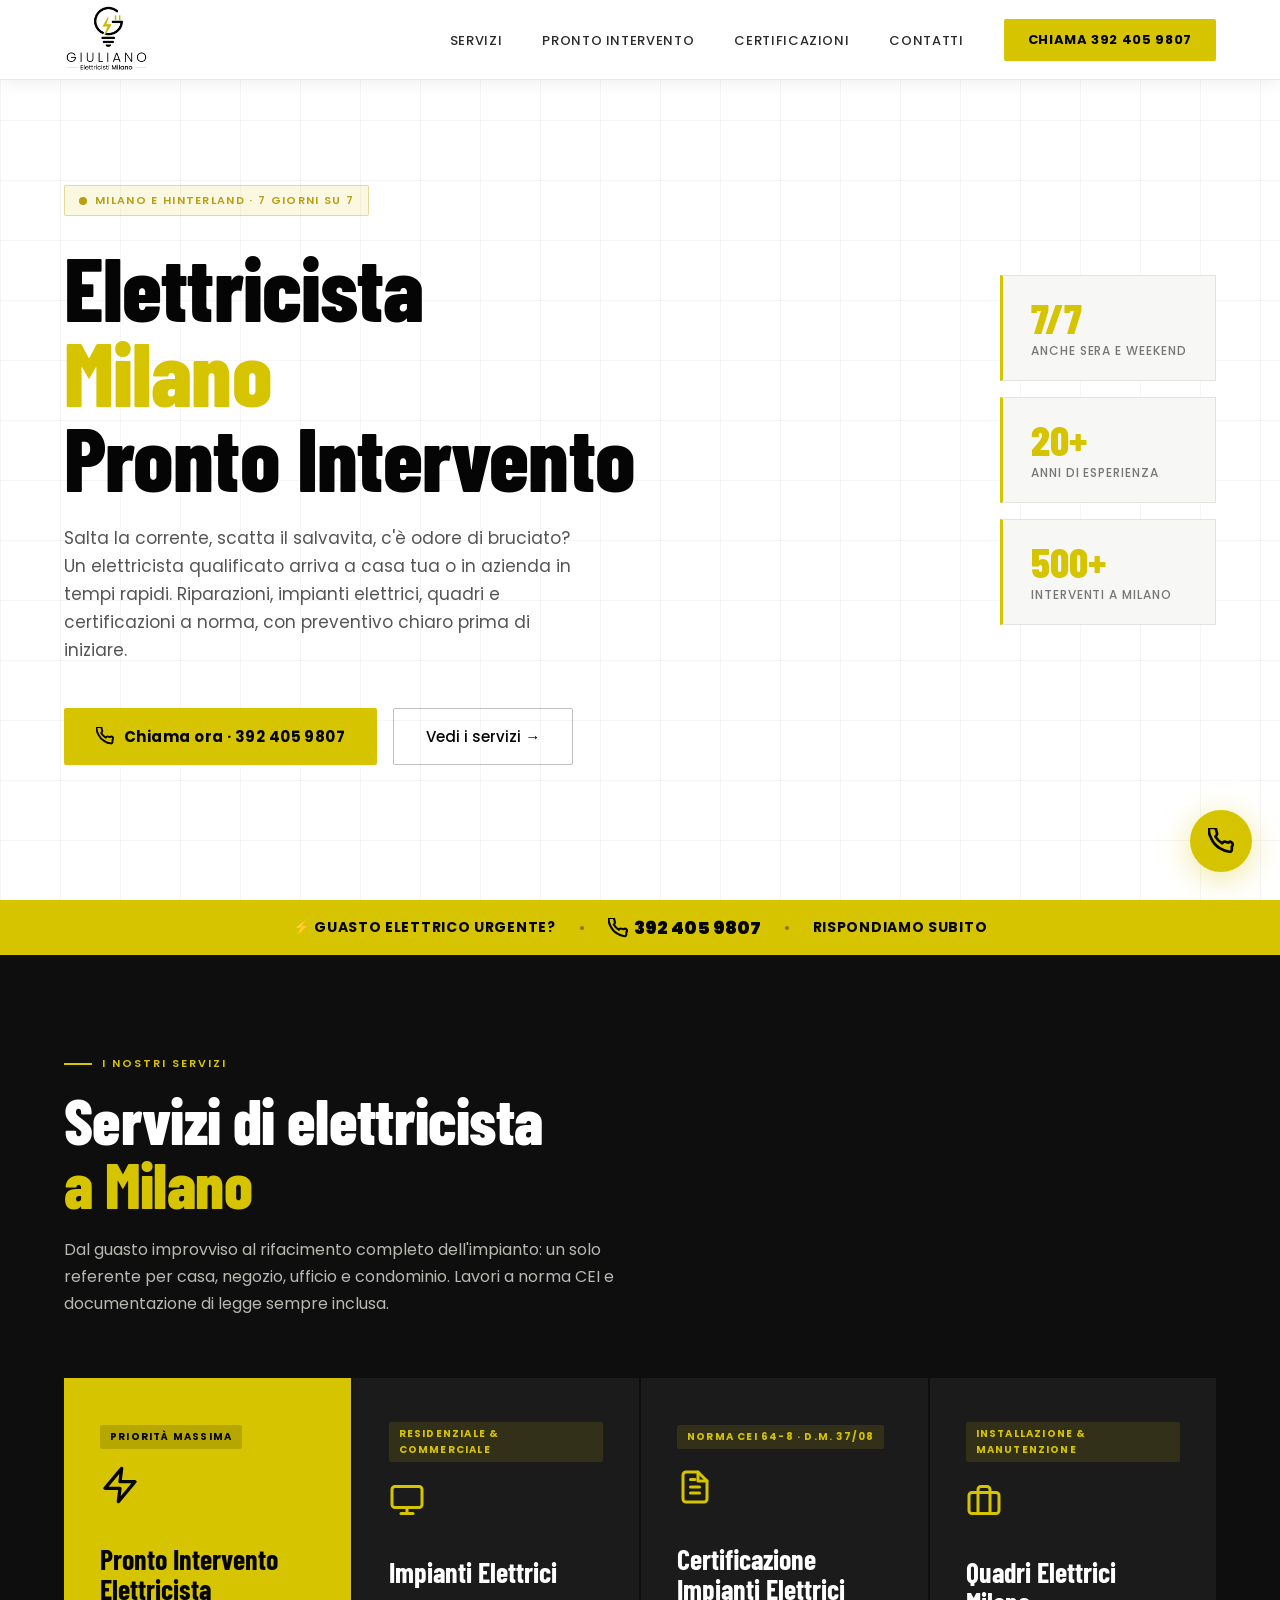
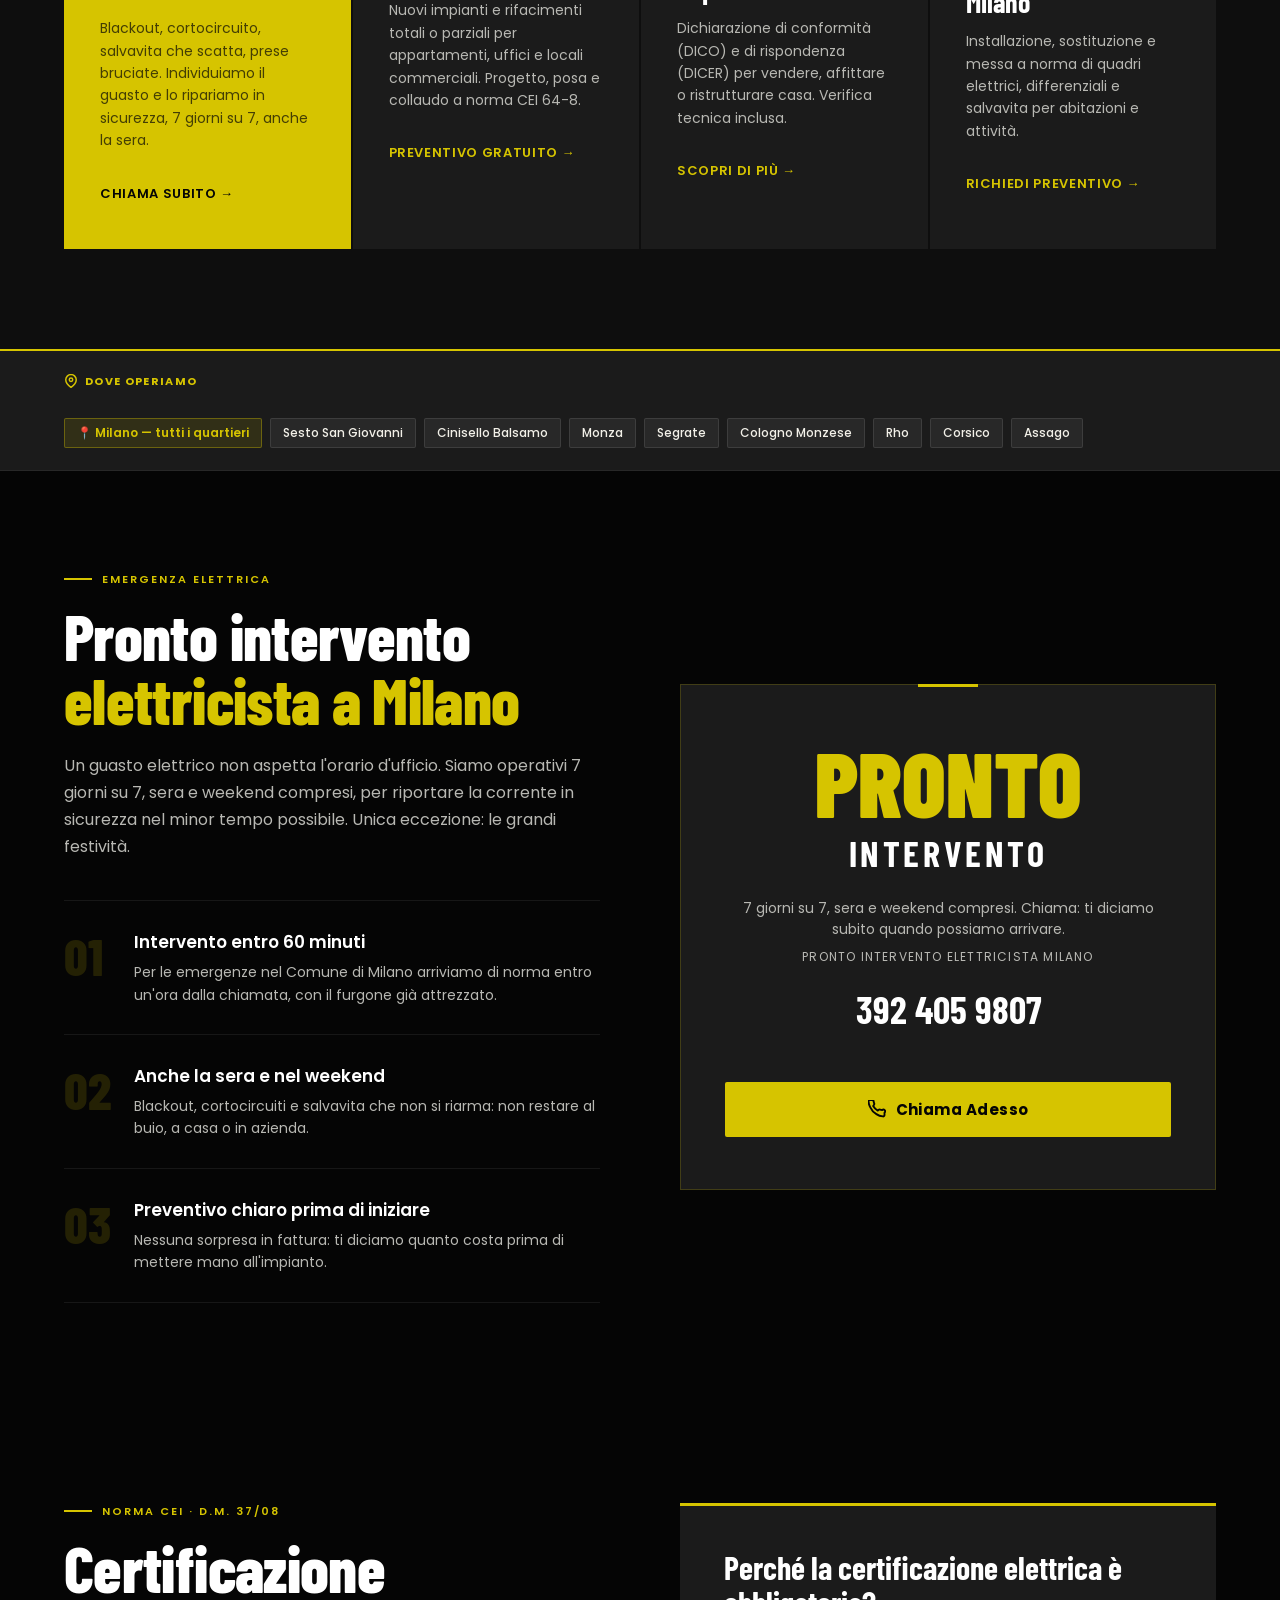
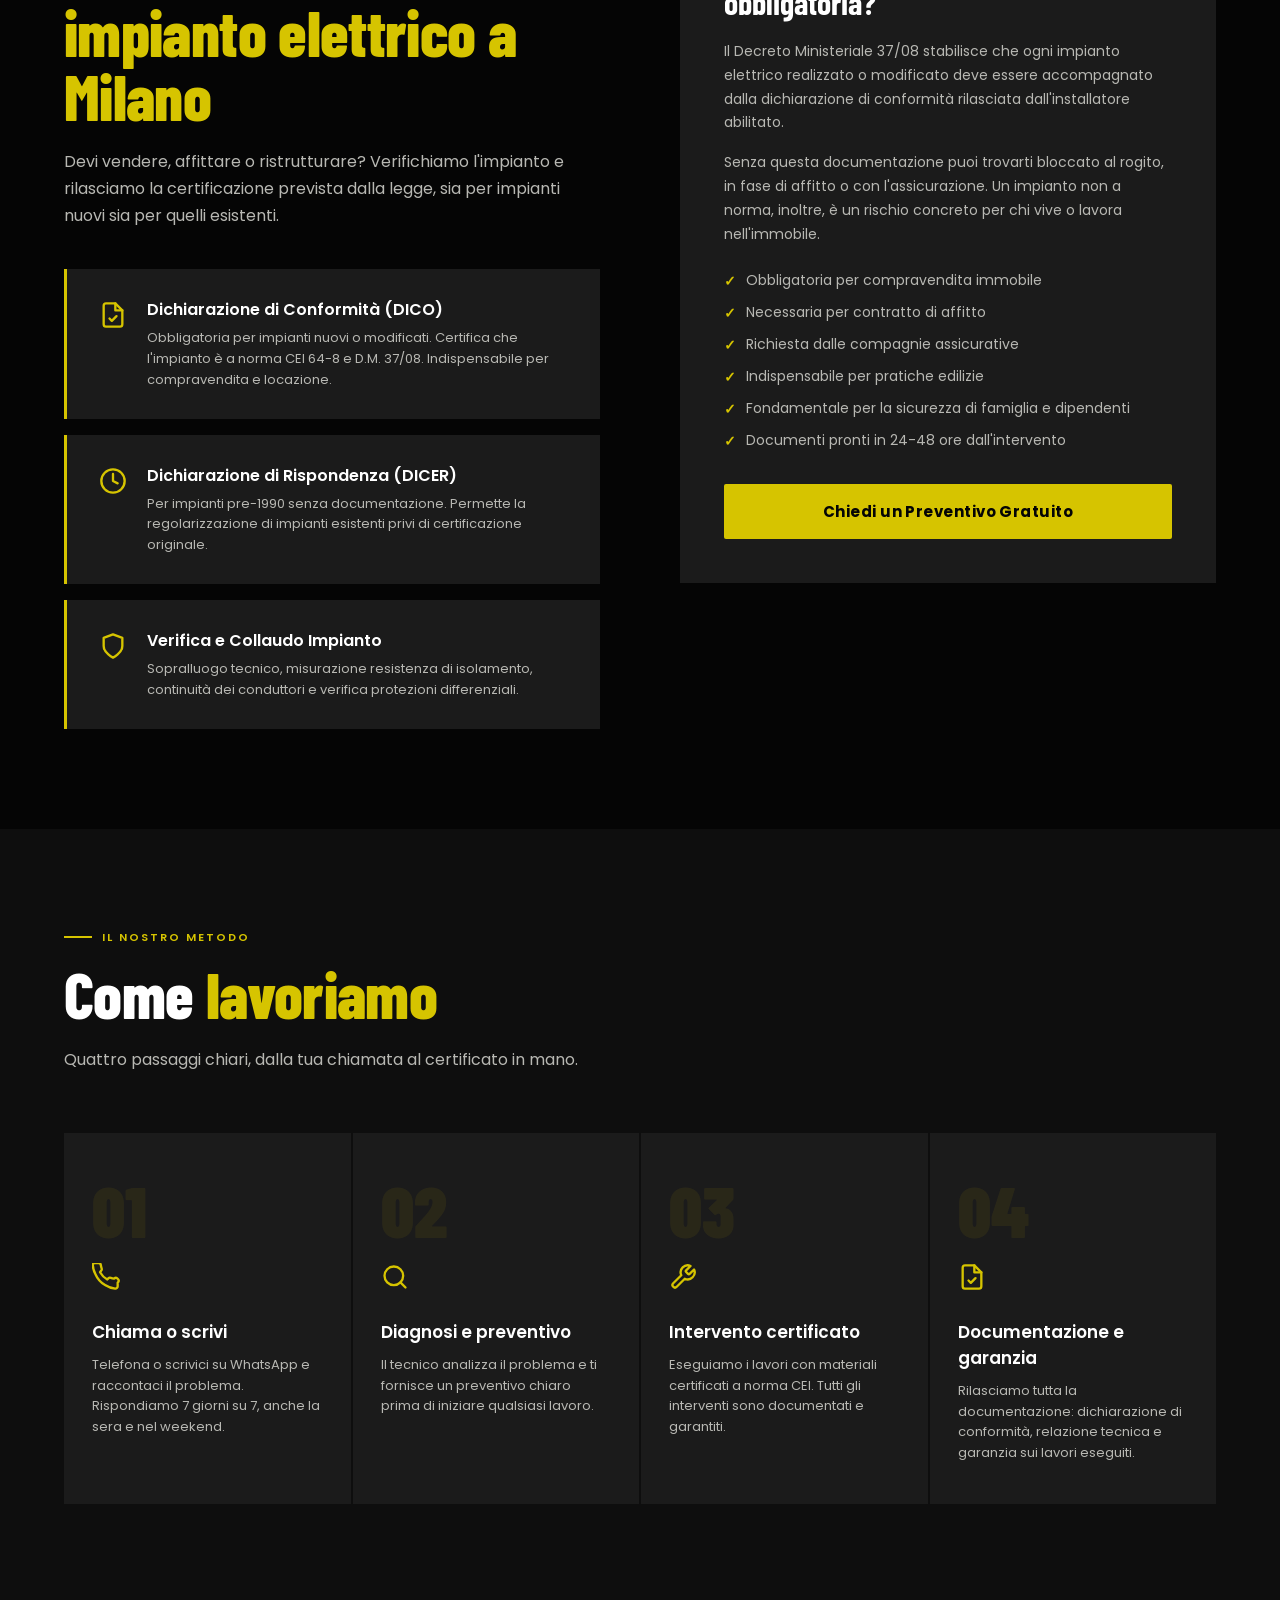
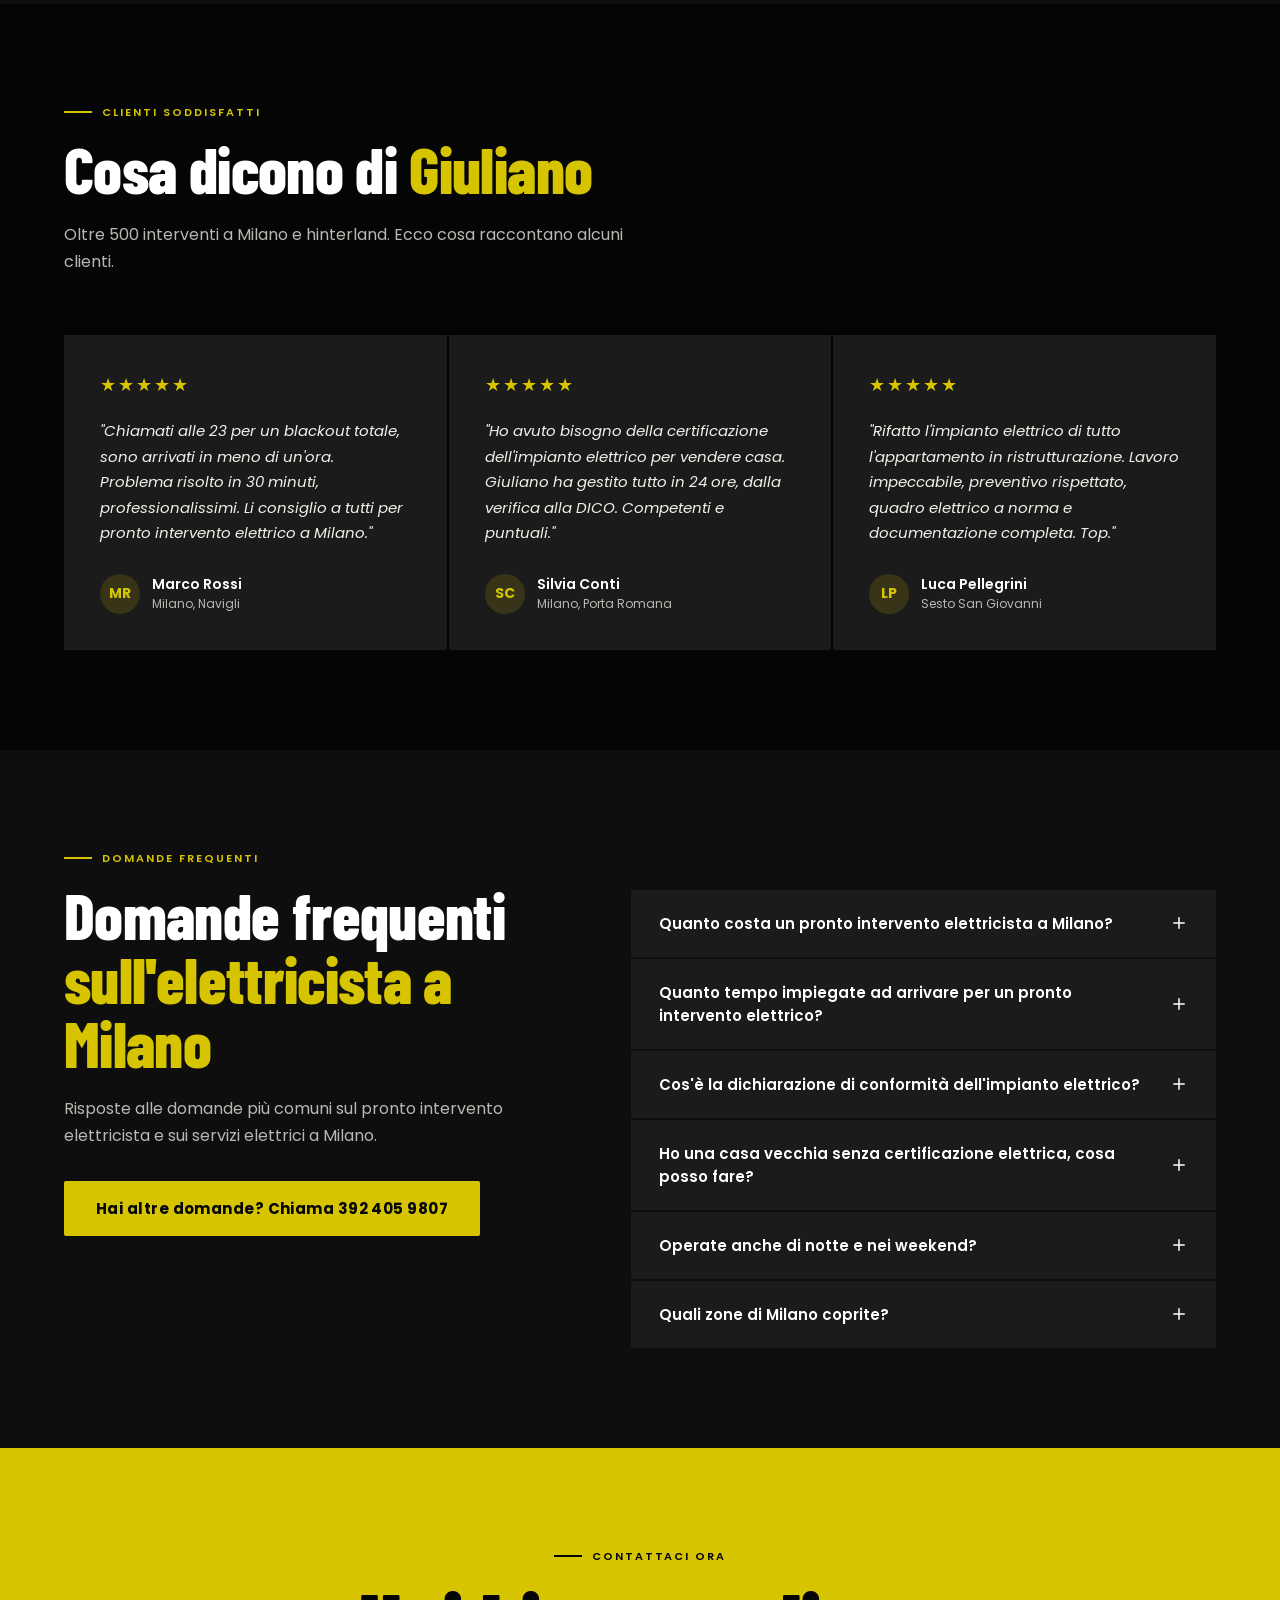
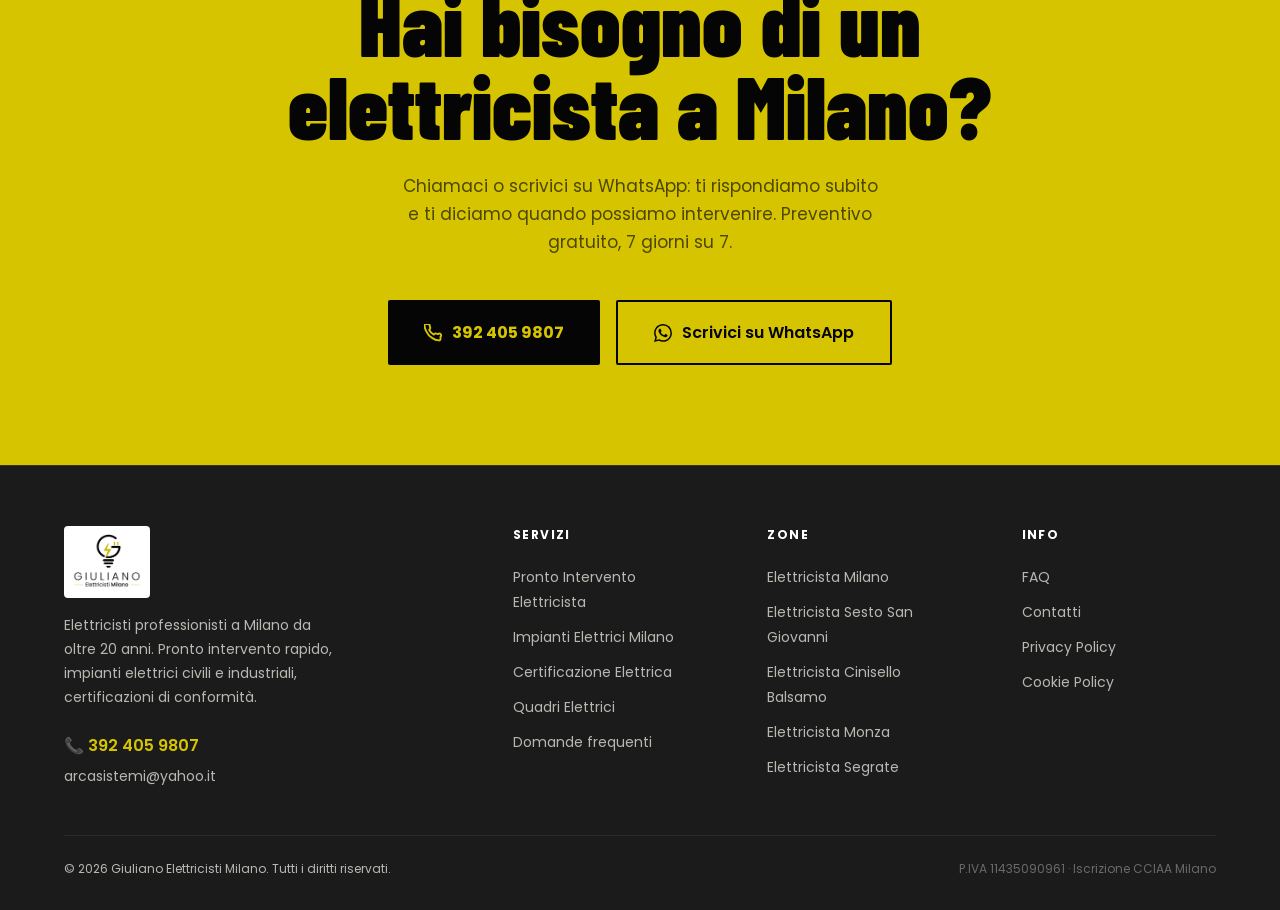
<file: index.html>
<!DOCTYPE html>
<html lang="it">
<head>
<meta charset="UTF-8">
<meta name="viewport" content="width=device-width, initial-scale=1.0">
<title>Elettricista Milano | Pronto Intervento 7 su 7 | Giuliano Elettricisti</title>
<meta name="description" content="Elettricista a Milano per pronto intervento 7 giorni su 7, anche la sera. Guasti, impianti elettrici, quadri e certificazioni DICO/DICER. Preventivo gratuito: 392 405 9807.">
<meta name="keywords" content="elettricista Milano, pronto intervento elettricista, pronto intervento elettrico, impianto elettrico Milano, certificazione impianto elettrico, quadri elettrici Milano, elettricista vicino a me, impianti elettrici Milano, certificazione di conformità">
<meta name="robots" content="index, follow">
<link rel="canonical" href="https://www.giulianoelettricisti.it/">

<!-- Open Graph -->
<meta property="og:title" content="Elettricista Milano | Pronto Intervento 7 su 7 | Giuliano Elettricisti">
<meta property="og:description" content="Pronto intervento elettricista a Milano e hinterland. Guasti, impianti elettrici, quadri e certificazioni. Disponibili 7 giorni su 7, anche la sera.">
<meta property="og:type" content="website">
<meta property="og:locale" content="it_IT">
<meta property="og:url" content="https://www.giulianoelettricisti.it/">
<meta property="og:site_name" content="Giuliano Elettricisti Milano">
<meta property="og:image" content="https://www.giulianoelettricisti.it/logo.png">
<meta name="twitter:card" content="summary_large_image">
<meta name="theme-color" content="#050505">
<link rel="icon" type="image/png" href="logo-nav.png">

<!-- Schema.org Structured Data -->
<script type="application/ld+json">
{
  "@context": "https://schema.org",
  "@type": "ElectricalContractor",
  "name": "Giuliano Elettricisti Milano",
  "description": "Elettricista a Milano con pronto intervento H24. Impianti elettrici, certificazioni di conformità, quadri elettrici.",
  "url": "https://www.giulianoelettricisti.it",
  "telephone": "+39 392 405 9807",
  "logo": "https://www.giulianoelettricisti.it/logo.png",
  "image": "https://www.giulianoelettricisti.it/logo.png",
  "email": "arcasistemi@yahoo.it",
  "vatID": "IT11435090961",
  "address": {
    "@type": "PostalAddress",
    "addressLocality": "Milano",
    "addressRegion": "MI",
    "addressCountry": "IT"
  },
  "openingHoursSpecification": {
    "@type": "OpeningHoursSpecification",
    "dayOfWeek": ["Monday","Tuesday","Wednesday","Thursday","Friday","Saturday","Sunday"],
    "opens": "00:00",
    "closes": "23:59"
  },
  "areaServed": [
    {"@type": "City", "name": "Milano"},
    {"@type": "City", "name": "Sesto San Giovanni"},
    {"@type": "City", "name": "Cinisello Balsamo"},
    {"@type": "City", "name": "Monza"},
    {"@type": "City", "name": "Segrate"},
    {"@type": "City", "name": "Cologno Monzese"},
    {"@type": "City", "name": "Rho"},
    {"@type": "City", "name": "Corsico"},
    {"@type": "City", "name": "Assago"}
  ],
  "priceRange": "€€",
  "hasOfferCatalog": {
    "@type": "OfferCatalog",
    "name": "Servizi Elettrici",
    "itemListElement": [
      {"@type": "Offer", "itemOffered": {"@type": "Service", "name": "Pronto Intervento Elettricista"}},
      {"@type": "Offer", "itemOffered": {"@type": "Service", "name": "Impianti Elettrici"}},
      {"@type": "Offer", "itemOffered": {"@type": "Service", "name": "Certificazione Impianto Elettrico"}},
      {"@type": "Offer", "itemOffered": {"@type": "Service", "name": "Quadri Elettrici Milano"}}
    ]
  }
}
</script>

<script type="application/ld+json">
{
  "@context": "https://schema.org",
  "@type": "FAQPage",
  "mainEntity": [
    {
      "@type": "Question",
      "name": "Quanto costa un pronto intervento elettricista a Milano?",
      "acceptedAnswer": {
        "@type": "Answer",
        "text": "Il costo del pronto intervento elettricista a Milano varia in base al tipo di guasto, all'orario (diurno, notturno, festivo) e alla complessità dell'intervento. Forniamo sempre un preventivo chiaro prima di iniziare i lavori. Contattaci per un preventivo gratuito."
      }
    },
    {
      "@type": "Question",
      "name": "Quanto tempo impiegate ad arrivare per un pronto intervento elettrico?",
      "acceptedAnswer": {
        "@type": "Answer",
        "text": "Nel Comune di Milano arriviamo di norma entro 60 minuti dalla chiamata. Per l'hinterland i tempi dipendono dalla zona e dal traffico: al telefono ti diamo subito una stima realistica."
      }
    },
    {
      "@type": "Question",
      "name": "Cos'è la dichiarazione di conformità dell'impianto elettrico?",
      "acceptedAnswer": {
        "@type": "Answer",
        "text": "La dichiarazione di conformità (DICO) è il documento che attesta che l'impianto elettrico è stato realizzato a regola d'arte secondo il D.M. 37/08 e le norme CEI. È obbligatoria per tutti gli impianti nuovi o modificati e indispensabile in caso di compravendita o locazione immobiliare."
      }
    },
    {
      "@type": "Question",
      "name": "Ho una casa vecchia senza certificazione elettrica, cosa posso fare?",
      "acceptedAnswer": {
        "@type": "Answer",
        "text": "Per impianti realizzati prima del 1990 o privi di documentazione è possibile ottenere la Dichiarazione di Rispondenza (DICER). Un tecnico abilitato verifica che l'impianto corrisponda alla normativa vigente al momento dell'installazione e rilascia la documentazione necessaria."
      }
    },
    {
      "@type": "Question",
      "name": "Operate anche di notte e nei weekend?",
      "acceptedAnswer": {
        "@type": "Answer",
        "text": "Sì. Il pronto intervento è attivo 7 giorni su 7, anche di notte, il sabato e la domenica: per un'emergenza puoi chiamarci a qualsiasi ora. Solo nelle grandi festività (Natale, Capodanno) potremmo non essere disponibili."
      }
    },
    {
      "@type": "Question",
      "name": "Quali zone di Milano coprite?",
      "acceptedAnswer": {
        "@type": "Answer",
        "text": "Operiamo in tutto il Comune di Milano (tutte le 9 zone municipali) e nei principali comuni dell'hinterland: Sesto San Giovanni, Cinisello Balsamo, Monza, Segrate, Cologno Monzese, Rho, Corsico, Assago e altri. Contattaci per verificare la copertura nella tua zona."
      }
    }
  ]
}
</script>

<link rel="preconnect" href="https://fonts.googleapis.com">
<link rel="preconnect" href="https://fonts.gstatic.com" crossorigin>
<link href="https://fonts.googleapis.com/css2?family=Poppins:wght@300;400;500;600;700;900&family=Barlow+Condensed:wght@400;600;700;800&display=swap" rel="stylesheet">

<style>
:root {
  --black: #050505;
  --graphite: #1B1B1B;
  --yellow: #D6C400;
  --gold: #B89F16;
  --ivory: #F2F0E8;
  --gray: #B8B8B3;
  --white: #ffffff;
  --dark-section: #0e0e0e;
}

*, *::before, *::after { box-sizing: border-box; margin: 0; padding: 0; }

html { scroll-behavior: smooth; }

body {
  font-family: 'Poppins', sans-serif;
  background: var(--black);
  color: var(--white);
  overflow-x: hidden;
}

/* NOISE TEXTURE OVERLAY */
body::before {
  content: '';
  position: fixed;
  inset: 0;
  background-image: url("data:image/svg+xml,%3Csvg viewBox='0 0 256 256' xmlns='http://www.w3.org/2000/svg'%3E%3Cfilter id='noise'%3E%3CfeTurbulence type='fractalNoise' baseFrequency='0.9' numOctaves='4' stitchTiles='stitch'/%3E%3C/filter%3E%3Crect width='100%25' height='100%25' filter='url(%23noise)' opacity='0.04'/%3E%3C/svg%3E");
  pointer-events: none;
  z-index: 0;
  opacity: 0.35;
}

/* NAV */
nav {
  position: fixed;
  top: 0;
  width: 100%;
  z-index: 100;
  padding: 0 5%;
  display: flex;
  align-items: center;
  justify-content: space-between;
  height: 80px;
  background: #ffffff;
  border-bottom: 1px solid rgba(5,5,5,0.09);
  box-shadow: 0 2px 16px rgba(0,0,0,0.07);
}

.nav-logo {
  display: flex;
  align-items: center;
  text-decoration: none;
}

.nav-logo img {
  height: 68px;
  width: auto;
  display: block;
}

.nav-links {
  display: flex;
  gap: 2.5rem;
  list-style: none;
  align-items: center;
}

.nav-links a {
  color: #2a2a2a;
  text-decoration: none;
  font-size: 13px;
  font-weight: 500;
  letter-spacing: 0.05em;
  text-transform: uppercase;
  transition: color 0.2s;
}

.nav-links a:hover { color: var(--gold); }

.nav-cta {
  background: var(--yellow) !important;
  color: var(--black) !important;
  padding: 11px 24px !important;
  border-radius: 2px;
  font-weight: 700 !important;
  letter-spacing: 0.05em;
  transition: background 0.2s, transform 0.15s !important;
  display: inline-flex !important;
  align-items: center !important;
  gap: 8px !important;
}

.nav-cta:hover {
  background: #c9ba00 !important;
  transform: translateY(-1px);
  color: var(--black) !important;
}

/* HERO */
.hero {
  position: relative;
  min-height: 100vh;
  display: flex;
  align-items: center;
  padding: 130px 5% 80px;
  overflow: hidden;
}

.hero-bg {
  position: absolute;
  inset: 0;
  background: #ffffff;
  z-index: 0;
}

.hero-grid-lines {
  position: absolute;
  inset: 0;
  background-image:
    linear-gradient(rgba(5,5,5,0.04) 1px, transparent 1px),
    linear-gradient(90deg, rgba(5,5,5,0.04) 1px, transparent 1px);
  background-size: 60px 60px;
  z-index: 0;
}

.hero-content {
  position: relative;
  z-index: 1;
  max-width: 680px;
}

.hero-badge {
  display: inline-flex;
  align-items: center;
  gap: 8px;
  background: rgba(214,196,0,0.12);
  border: 1px solid rgba(185,159,22,0.35);
  color: var(--gold);
  padding: 6px 14px;
  border-radius: 2px;
  font-size: 11px;
  font-weight: 600;
  letter-spacing: 0.12em;
  text-transform: uppercase;
  margin-bottom: 28px;
  animation: fadeInDown 0.6s ease both;
}

.hero-badge::before {
  content: '';
  width: 8px;
  height: 8px;
  background: var(--gold);
  border-radius: 50%;
  animation: pulse 1.5s infinite;
}

@keyframes pulse {
  0%, 100% { opacity: 1; transform: scale(1); }
  50% { opacity: 0.4; transform: scale(0.7); }
}

.hero-title {
  font-family: 'Barlow Condensed', sans-serif;
  font-weight: 800;
  font-size: clamp(52px, 7vw, 92px);
  line-height: 0.95;
  letter-spacing: -0.01em;
  margin-bottom: 24px;
  color: var(--black);
  animation: fadeInUp 0.7s ease 0.1s both;
}

.hero-title em {
  font-style: normal;
  color: var(--yellow);
  display: block;
}

.hero-subtitle {
  font-size: 17px;
  font-weight: 400;
  color: #555;
  line-height: 1.65;
  margin-bottom: 44px;
  max-width: 520px;
  animation: fadeInUp 0.7s ease 0.2s both;
}

.hero-ctas {
  display: flex;
  gap: 16px;
  flex-wrap: wrap;
  animation: fadeInUp 0.7s ease 0.3s both;
}

.btn-primary {
  display: inline-flex;
  align-items: center;
  gap: 10px;
  background: var(--yellow);
  color: var(--black);
  padding: 16px 32px;
  border-radius: 2px;
  font-weight: 700;
  font-size: 15px;
  text-decoration: none;
  letter-spacing: 0.03em;
  transition: all 0.2s;
}

.btn-primary:hover {
  background: #e8d800;
  transform: translateY(-2px);
  box-shadow: 0 12px 40px rgba(214,196,0,0.25);
}

.btn-secondary {
  display: inline-flex;
  align-items: center;
  gap: 10px;
  border: 1.5px solid rgba(5,5,5,0.25);
  color: var(--black);
  padding: 16px 32px;
  border-radius: 2px;
  font-weight: 500;
  font-size: 15px;
  text-decoration: none;
  transition: all 0.2s;
}

.btn-secondary:hover {
  border-color: var(--gold);
  color: var(--gold);
}

.hero-right {
  position: absolute;
  right: 5%;
  top: 50%;
  transform: translateY(-50%);
  z-index: 1;
  display: flex;
  flex-direction: column;
  gap: 16px;
  animation: fadeInRight 0.8s ease 0.4s both;
}

.hero-stat {
  background: #f7f7f5;
  border: 1px solid rgba(5,5,5,0.08);
  border-left: 3px solid var(--yellow);
  padding: 20px 28px;
  min-width: 200px;
}

.hero-stat-num {
  font-family: 'Barlow Condensed', sans-serif;
  font-size: 42px;
  font-weight: 800;
  color: var(--yellow);
  line-height: 1;
  margin-bottom: 4px;
}

.hero-stat-label {
  font-size: 12px;
  color: #777;
  font-weight: 500;
  text-transform: uppercase;
  letter-spacing: 0.08em;
}

/* URGENCY BAR */
.urgency-bar {
  background: var(--yellow);
  padding: 14px 5%;
  display: flex;
  align-items: center;
  justify-content: center;
  gap: 24px;
}

.urgency-bar span {
  color: var(--black);
  font-weight: 700;
  font-size: 14px;
  letter-spacing: 0.05em;
  text-transform: uppercase;
}

.urgency-bar a {
  color: var(--black);
  font-weight: 900;
  font-size: 18px;
  text-decoration: none;
  display: inline-flex;
  align-items: center;
  gap: 6px;
}

.urgency-sep {
  width: 4px;
  height: 4px;
  background: rgba(5,5,5,0.4);
  border-radius: 50%;
}

/* SEZIONI GENERALI */
section {
  position: relative;
  z-index: 1;
  padding: 100px 5%;
}

.section-label {
  font-size: 11px;
  font-weight: 600;
  letter-spacing: 0.18em;
  text-transform: uppercase;
  color: var(--yellow);
  margin-bottom: 16px;
  display: flex;
  align-items: center;
  gap: 10px;
}

.section-label::before {
  content: '';
  display: inline-block;
  width: 28px;
  height: 2px;
  background: var(--yellow);
}

.section-title {
  font-family: 'Barlow Condensed', sans-serif;
  font-weight: 800;
  font-size: clamp(38px, 5vw, 64px);
  line-height: 1.0;
  letter-spacing: -0.01em;
  margin-bottom: 20px;
}

.section-title em {
  font-style: normal;
  color: var(--yellow);
}

.section-desc {
  font-size: 16px;
  color: var(--gray);
  line-height: 1.7;
  max-width: 580px;
}

/* SERVIZI */
.services-section {
  background: var(--dark-section);
}

.services-grid {
  display: grid;
  grid-template-columns: repeat(auto-fit, minmax(280px, 1fr));
  gap: 2px;
  margin-top: 60px;
}

.service-card {
  background: var(--graphite);
  padding: 44px 36px;
  position: relative;
  overflow: hidden;
  transition: all 0.3s;
  cursor: pointer;
}

.service-card::before {
  content: '';
  position: absolute;
  top: 0;
  left: 0;
  width: 0;
  height: 3px;
  background: var(--yellow);
  transition: width 0.4s ease;
}

.service-card:hover::before { width: 100%; }

.service-card:hover { background: #222; }

.service-card.featured {
  background: var(--yellow);
}

.service-card.featured .service-icon { color: var(--black); }
.service-card.featured .service-name { color: var(--black); }
.service-card.featured .service-desc { color: rgba(5,5,5,0.7); }
.service-card.featured .service-badge { background: rgba(5,5,5,0.15); color: var(--black); }
.service-card.featured::before { background: var(--black); }

.service-icon {
  font-size: 36px;
  color: var(--yellow);
  margin-bottom: 24px;
}

.service-badge {
  display: inline-block;
  background: rgba(214,196,0,0.12);
  color: var(--yellow);
  font-size: 10px;
  font-weight: 700;
  letter-spacing: 0.12em;
  text-transform: uppercase;
  padding: 4px 10px;
  border-radius: 2px;
  margin-bottom: 16px;
}

.service-name {
  font-family: 'Barlow Condensed', sans-serif;
  font-weight: 700;
  font-size: 28px;
  color: var(--white);
  margin-bottom: 12px;
  line-height: 1.1;
}

.service-desc {
  font-size: 14px;
  color: var(--gray);
  line-height: 1.6;
  margin-bottom: 28px;
}

.service-link {
  display: inline-flex;
  align-items: center;
  gap: 8px;
  font-size: 13px;
  font-weight: 600;
  color: var(--yellow);
  text-decoration: none;
  letter-spacing: 0.05em;
  text-transform: uppercase;
  transition: gap 0.2s;
}

.service-card.featured .service-link { color: var(--black); }
.service-link:hover { gap: 14px; }

/* PRONTO INTERVENTO */
.pronto-section {
  background: var(--black);
  overflow: hidden;
}

.pronto-inner {
  display: grid;
  grid-template-columns: 1fr 1fr;
  gap: 80px;
  align-items: center;
}

.pronto-features {
  display: flex;
  flex-direction: column;
  gap: 0;
  margin-top: 40px;
}

.pronto-feature {
  display: flex;
  gap: 20px;
  padding: 28px 0;
  border-bottom: 1px solid rgba(255,255,255,0.07);
}

.pronto-feature:first-child { border-top: 1px solid rgba(255,255,255,0.07); }

.pronto-num {
  font-family: 'Barlow Condensed', sans-serif;
  font-size: 52px;
  font-weight: 800;
  color: rgba(214,196,0,0.15);
  line-height: 1;
  min-width: 50px;
}

.pronto-feature-content h3 {
  font-size: 17px;
  font-weight: 600;
  color: var(--white);
  margin-bottom: 6px;
}

.pronto-feature-content p {
  font-size: 14px;
  color: var(--gray);
  line-height: 1.6;
}

.pronto-visual {
  position: relative;
}

.pronto-card-big {
  background: var(--graphite);
  border: 1px solid rgba(214,196,0,0.2);
  padding: 52px 44px;
  text-align: center;
  position: relative;
}

.pronto-card-big::after {
  content: '';
  position: absolute;
  top: -1px;
  left: 50%;
  transform: translateX(-50%);
  width: 60px;
  height: 3px;
  background: var(--yellow);
}

.pronto-24 {
  font-family: 'Barlow Condensed', sans-serif;
  font-size: 120px;
  font-weight: 900;
  color: var(--yellow);
  line-height: 1;
  margin-bottom: 4px;
  display: block;
}

.pronto-h24 {
  font-family: 'Barlow Condensed', sans-serif;
  font-size: 36px;
  font-weight: 700;
  color: var(--white);
  letter-spacing: 0.1em;
  margin-bottom: 24px;
}

.pronto-phone {
  display: block;
  font-family: 'Barlow Condensed', sans-serif;
  font-size: 38px;
  font-weight: 700;
  color: var(--white);
  text-decoration: none;
  margin-top: 20px;
  transition: color 0.2s;
}

.pronto-phone:hover { color: var(--yellow); }

.pronto-phone-label {
  font-size: 12px;
  color: var(--gray);
  letter-spacing: 0.1em;
  text-transform: uppercase;
}



/* CERTIFICAZIONI */
.cert-section {
  background: var(--black);
}

.cert-inner {
  display: grid;
  grid-template-columns: 1fr 1fr;
  gap: 80px;
  align-items: start;
}

.cert-cards {
  display: flex;
  flex-direction: column;
  gap: 16px;
  margin-top: 40px;
}

.cert-card {
  background: var(--graphite);
  border-left: 3px solid var(--yellow);
  padding: 28px 32px;
  display: flex;
  gap: 20px;
  align-items: flex-start;
}

.cert-icon {
  font-size: 28px;
  color: var(--yellow);
  flex-shrink: 0;
  margin-top: 2px;
}

.cert-card-title {
  font-size: 16px;
  font-weight: 600;
  color: var(--white);
  margin-bottom: 6px;
}

.cert-card-desc {
  font-size: 13px;
  color: var(--gray);
  line-height: 1.6;
}

.cert-info-box {
  background: var(--graphite);
  padding: 44px;
  border-top: 3px solid var(--yellow);
  position: sticky;
  top: 100px;
}

.cert-info-box h3 {
  font-family: 'Barlow Condensed', sans-serif;
  font-size: 32px;
  font-weight: 700;
  color: var(--white);
  margin-bottom: 20px;
  line-height: 1.1;
}

.cert-info-box p {
  font-size: 14px;
  color: var(--gray);
  line-height: 1.7;
  margin-bottom: 16px;
}

.cert-checklist {
  list-style: none;
  margin: 24px 0;
  display: flex;
  flex-direction: column;
  gap: 10px;
}

.cert-checklist li {
  display: flex;
  align-items: flex-start;
  gap: 10px;
  font-size: 14px;
  color: var(--gray);
}

.cert-checklist li::before {
  content: '✓';
  color: var(--yellow);
  font-weight: 700;
  flex-shrink: 0;
  margin-top: 1px;
}

/* PROCESS */
.process-section {
  background: var(--dark-section);
}

.process-steps {
  display: grid;
  grid-template-columns: repeat(4, 1fr);
  gap: 2px;
  margin-top: 60px;
  position: relative;
}

.process-step {
  background: var(--graphite);
  padding: 40px 28px;
  position: relative;
  overflow: hidden;
}

.process-step-num {
  font-family: 'Barlow Condensed', sans-serif;
  font-size: 72px;
  font-weight: 900;
  color: rgba(214,196,0,0.08);
  line-height: 1;
  margin-bottom: 16px;
  display: block;
}

.process-step-icon {
  font-size: 28px;
  color: var(--yellow);
  margin-bottom: 16px;
}

.process-step-title {
  font-size: 17px;
  font-weight: 600;
  color: var(--white);
  margin-bottom: 10px;
}

.process-step-desc {
  font-size: 13px;
  color: var(--gray);
  line-height: 1.6;
}

/* TESTIMONIANZE */
.reviews-section {
  background: var(--black);
}

.reviews-grid {
  display: grid;
  grid-template-columns: repeat(auto-fit, minmax(300px, 1fr));
  gap: 2px;
  margin-top: 60px;
}

.review-card {
  background: var(--graphite);
  padding: 36px;
}

.review-stars {
  color: var(--yellow);
  font-size: 18px;
  margin-bottom: 20px;
  letter-spacing: 2px;
}

.review-text {
  font-size: 15px;
  color: var(--ivory);
  line-height: 1.7;
  margin-bottom: 28px;
  font-style: italic;
}

.review-author {
  display: flex;
  align-items: center;
  gap: 12px;
}

.review-avatar {
  width: 40px;
  height: 40px;
  background: rgba(214,196,0,0.15);
  border-radius: 50%;
  display: flex;
  align-items: center;
  justify-content: center;
  font-weight: 700;
  color: var(--yellow);
  font-size: 14px;
}

.review-name {
  font-size: 14px;
  font-weight: 600;
  color: var(--white);
}

.review-zone {
  font-size: 12px;
  color: var(--gray);
}

/* FAQ */
.faq-section {
  background: var(--dark-section);
}

.faq-inner {
  display: grid;
  grid-template-columns: 1fr 1.2fr;
  gap: 80px;
  align-items: start;
}

.faq-list {
  display: flex;
  flex-direction: column;
  gap: 2px;
  margin-top: 40px;
}

.faq-item {
  background: var(--graphite);
  overflow: hidden;
}

.faq-q {
  padding: 22px 28px;
  font-size: 15px;
  font-weight: 600;
  color: var(--white);
  cursor: pointer;
  display: flex;
  justify-content: space-between;
  align-items: center;
  gap: 16px;
  transition: color 0.2s;
  list-style: none;
  user-select: none;
}

.faq-q:hover { color: var(--yellow); }
.faq-q::-webkit-details-marker { display: none; }

.faq-item[open] .faq-q { color: var(--yellow); }

.faq-q svg {
  flex-shrink: 0;
  transition: transform 0.3s;
}

.faq-item[open] .faq-q svg { transform: rotate(45deg); }

.faq-a {
  padding: 0 28px 22px;
  font-size: 14px;
  color: var(--gray);
  line-height: 1.7;
}

/* CTA FINALE */
.cta-section {
  background: var(--yellow);
  padding: 100px 5%;
  text-align: center;
}

.cta-section .section-label::before { background: var(--black); }
.cta-section .section-label { color: var(--black); }

.cta-title {
  font-family: 'Barlow Condensed', sans-serif;
  font-weight: 900;
  font-size: clamp(52px, 7vw, 88px);
  line-height: 0.95;
  color: var(--black);
  margin-bottom: 24px;
}

.cta-desc {
  font-size: 17px;
  color: rgba(5,5,5,0.65);
  max-width: 480px;
  margin: 0 auto 44px;
  line-height: 1.65;
}

.cta-btns {
  display: flex;
  gap: 16px;
  justify-content: center;
  flex-wrap: wrap;
}

.btn-dark {
  display: inline-flex;
  align-items: center;
  gap: 10px;
  background: var(--black);
  color: var(--yellow);
  padding: 18px 36px;
  border-radius: 2px;
  font-weight: 700;
  font-size: 16px;
  text-decoration: none;
  transition: all 0.2s;
}

.btn-dark:hover {
  background: var(--graphite);
  transform: translateY(-2px);
}

.btn-outline-dark {
  display: inline-flex;
  align-items: center;
  gap: 10px;
  border: 2px solid var(--black);
  color: var(--black);
  padding: 18px 36px;
  border-radius: 2px;
  font-weight: 600;
  font-size: 16px;
  text-decoration: none;
  transition: all 0.2s;
}

.btn-outline-dark:hover { background: rgba(5,5,5,0.1); }

/* FOOTER */
footer {
  background: var(--graphite);
  padding: 60px 5% 32px;
  border-top: 1px solid rgba(214,196,0,0.15);
}

.footer-inner {
  display: grid;
  grid-template-columns: 2fr 1fr 1fr 1fr;
  gap: 60px;
  margin-bottom: 48px;
}

.footer-brand-desc {
  font-size: 14px;
  color: var(--gray);
  line-height: 1.7;
  margin: 16px 0 24px;
  max-width: 280px;
}

.footer-contact {
  display: flex;
  flex-direction: column;
  gap: 8px;
}

.footer-contact a {
  color: var(--yellow);
  text-decoration: none;
  font-size: 16px;
  font-weight: 600;
}

.footer-heading {
  font-size: 12px;
  font-weight: 700;
  color: var(--white);
  letter-spacing: 0.12em;
  text-transform: uppercase;
  margin-bottom: 20px;
}

.footer-links {
  list-style: none;
  display: flex;
  flex-direction: column;
  gap: 10px;
}

.footer-links a {
  color: var(--gray);
  text-decoration: none;
  font-size: 14px;
  transition: color 0.2s;
}

.footer-links a:hover { color: var(--yellow); }

.footer-bottom {
  border-top: 1px solid rgba(255,255,255,0.07);
  padding-top: 24px;
  display: flex;
  justify-content: space-between;
  align-items: center;
}

.footer-copy {
  font-size: 12px;
  color: var(--gray);
}

.footer-piva {
  font-size: 12px;
  color: rgba(184,184,179,0.5);
}

/* ANIMAZIONI */
@keyframes fadeInDown {
  from { opacity: 0; transform: translateY(-16px); }
  to { opacity: 1; transform: translateY(0); }
}

@keyframes fadeInUp {
  from { opacity: 0; transform: translateY(24px); }
  to { opacity: 1; transform: translateY(0); }
}

@keyframes fadeInRight {
  from { opacity: 0; transform: translate(24px, -50%); }
  to { opacity: 1; transform: translate(0, -50%); }
}

/* FLOATING PHONE BUTTON */
.float-phone {
  position: fixed;
  bottom: 28px;
  right: 28px;
  z-index: 99;
  background: var(--yellow);
  color: var(--black);
  width: 62px;
  height: 62px;
  border-radius: 50%;
  display: flex;
  align-items: center;
  justify-content: center;
  text-decoration: none;
  font-size: 26px;
  box-shadow: 0 6px 32px rgba(214,196,0,0.4);
  transition: all 0.2s;
  animation: phoneFloat 3s ease-in-out infinite;
}

.float-phone:hover {
  transform: scale(1.1);
  box-shadow: 0 10px 40px rgba(214,196,0,0.55);
}

@keyframes phoneFloat {
  0%, 100% { box-shadow: 0 6px 32px rgba(214,196,0,0.4); }
  50% { box-shadow: 0 6px 48px rgba(214,196,0,0.7); }
}

/* SCROLL REVEAL */
.reveal {
  opacity: 0;
  transform: translateY(30px);
  transition: opacity 0.6s ease, transform 0.6s ease;
}

.reveal.visible {
  opacity: 1;
  transform: none;
}

/* RESPONSIVE */
@media (max-width: 1024px) {
  .hero-right { display: none; }
  .pronto-inner, .cert-inner, .faq-inner { grid-template-columns: 1fr; gap: 48px; }
  .process-steps { grid-template-columns: repeat(2, 1fr); }
  .footer-inner { grid-template-columns: 1fr 1fr; }
}

/* =============================================
   MOBILE — max-width: 768px
   ============================================= */
@media (max-width: 768px) {

  /* NAV */
  nav {
    padding: 0 5%;
    height: 68px;
  }
  .nav-links { display: none; }
  .nav-logo img { height: 54px; }
  .nav-cta {
    padding: 9px 16px !important;
    font-size: 12px !important;
  }

  /* HERO */
  .hero {
    padding: 90px 5% 56px;
    min-height: auto;
  }
  .hero-right { display: none; }
  .hero-title {
    font-size: clamp(44px, 12vw, 72px);
    margin-bottom: 18px;
  }
  .hero-subtitle {
    font-size: 15px;
    margin-bottom: 32px;
  }
  .hero-badge {
    font-size: 10px;
    padding: 5px 11px;
    margin-bottom: 20px;
  }
  .hero-ctas {
    flex-direction: column;
    gap: 12px;
  }
  .btn-primary, .btn-secondary {
    width: 100%;
    justify-content: center;
    padding: 15px 24px;
    font-size: 15px;
  }

  /* URGENCY BAR */
  .urgency-bar {
    flex-direction: column;
    gap: 6px;
    text-align: center;
    padding: 12px 5%;
  }
  .urgency-bar span { font-size: 13px; }
  .urgency-bar a { font-size: 20px; }
  .urgency-sep { display: none; }

  /* SECTION GENERALE */
  section { padding: 64px 5%; }
  .section-title { font-size: clamp(32px, 9vw, 52px); }
  .section-desc { font-size: 15px; }

  /* SERVIZI */
  .services-grid { grid-template-columns: 1fr; gap: 2px; }
  .service-card { padding: 36px 28px; }
  .service-name { font-size: 24px; }

  /* ZONE STRIP */
  .zone-strip { padding: 18px 5%; }
  .zone-strip-inner { flex-direction: column; align-items: flex-start; gap: 14px; }
  .zone-strip-tags { gap: 6px; }
  .zone-tag { font-size: 11px; padding: 4px 10px; }

  /* PRONTO INTERVENTO */
  .pronto-inner { grid-template-columns: 1fr; gap: 40px; }
  .pronto-card-big { padding: 36px 28px; }
  .pronto-24 { font-size: 80px; }
  .pronto-h24 { font-size: 26px; }
  .pronto-phone { font-size: 28px; }
  .pronto-feature { gap: 14px; padding: 22px 0; }
  .pronto-num { font-size: 40px; min-width: 40px; }
  .pronto-feature-content h3 { font-size: 15px; }
  .pronto-feature-content p { font-size: 13px; }

  /* CERTIFICAZIONI */
  .cert-inner { grid-template-columns: 1fr; gap: 36px; }
  .cert-info-box { position: static; padding: 32px 28px; }
  .cert-info-box h3 { font-size: 24px; }
  .cert-card { padding: 22px 24px; gap: 14px; }
  .cert-card-title { font-size: 15px; }

  /* PROCESS */
  .process-steps { grid-template-columns: 1fr; gap: 2px; }
  .process-step { padding: 32px 24px; }
  .process-step-num { font-size: 52px; }
  .process-step-title { font-size: 16px; }

  /* REVIEWS */
  .reviews-grid { grid-template-columns: 1fr; gap: 2px; }
  .review-card { padding: 28px 24px; }
  .review-text { font-size: 14px; }

  /* FAQ */
  .faq-inner { grid-template-columns: 1fr; gap: 36px; }
  .faq-list { margin-top: 0; }
  .faq-q { font-size: 14px; padding: 18px 20px; }
  .faq-a { padding: 0 20px 18px; font-size: 13px; }

  /* CTA FINALE */
  .cta-section { padding: 72px 5%; }
  .cta-title { font-size: clamp(40px, 11vw, 72px); }
  .cta-desc { font-size: 15px; }
  .cta-btns { flex-direction: column; align-items: center; gap: 12px; }
  .btn-dark, .btn-outline-dark {
    width: 100%;
    max-width: 340px;
    justify-content: center;
    padding: 16px 24px;
    font-size: 15px;
  }

  /* FOOTER */
  .footer-inner { grid-template-columns: 1fr; gap: 32px; }
  .footer-bottom { flex-direction: column; gap: 8px; text-align: center; }
  footer { padding: 48px 5% 28px; }
  .footer-brand-desc { font-size: 13px; }

  /* FLOAT PHONE */
  .float-phone { width: 54px; height: 54px; font-size: 22px; bottom: 20px; right: 20px; }
}

/* =============================================
   SMALL MOBILE — max-width: 390px
   ============================================= */
@media (max-width: 390px) {
  .hero-title { font-size: 40px; }
  .section-title { font-size: 30px; }
  .cta-title { font-size: 36px; }
  .pronto-24 { font-size: 64px; }
  nav { padding: 0 4%; }
  .nav-cta { display: none; }
}

/* ZONE STRIP */
.zone-strip {
  background: var(--graphite);
  border-top: 2px solid var(--yellow);
  border-bottom: 1px solid rgba(255,255,255,0.06);
  padding: 22px 5%;
}

.zone-strip-inner {
  display: flex;
  align-items: center;
  gap: 28px;
  flex-wrap: wrap;
}

.zone-strip-label {
  display: flex;
  align-items: center;
  gap: 7px;
  font-size: 11px;
  font-weight: 700;
  letter-spacing: 0.12em;
  text-transform: uppercase;
  color: var(--yellow);
  white-space: nowrap;
  flex-shrink: 0;
}

.zone-strip-tags {
  display: flex;
  flex-wrap: wrap;
  gap: 8px;
  align-items: center;
}

.zone-tag {
  font-size: 12px;
  font-weight: 500;
  color: var(--ivory);
  background: rgba(255,255,255,0.06);
  border: 1px solid rgba(255,255,255,0.1);
  padding: 5px 12px;
  border-radius: 2px;
  white-space: nowrap;
  transition: all 0.2s;
}

.zone-tag:hover {
  background: rgba(214,196,0,0.1);
  border-color: rgba(214,196,0,0.3);
  color: var(--yellow);
}

.zone-tag-primary {
  background: rgba(214,196,0,0.12);
  border-color: rgba(214,196,0,0.35);
  color: var(--yellow);
  font-weight: 600;
}

.zone-tag-dim {
  color: var(--gray);
  background: rgba(255,255,255,0.03);
  border-color: rgba(255,255,255,0.06);
}

</style>
</head>
<body>

<!-- FLOATING CALL BUTTON -->
<a href="tel:+393924059807" class="float-phone" aria-label="Chiama l'elettricista al 392 405 9807">
  <svg width="26" height="26" viewBox="0 0 24 24" fill="none" stroke="currentColor" stroke-width="2.5" stroke-linecap="round" stroke-linejoin="round"><path d="M22 16.92v3a2 2 0 01-2.18 2 19.79 19.79 0 01-8.63-3.07A19.5 19.5 0 013.07 9.81 19.79 19.79 0 01.58 1.2 2 2 0 012.55 0h3a2 2 0 012 1.72c.127.96.361 1.903.7 2.81a2 2 0 01-.45 2.11L6.91 7.91a16 16 0 006.18 6.18l.91-.91a2 2 0 012.11-.45 12.84 12.84 0 002.81.7A2 2 0 0122 16.92z"></path></svg>
</a>

<!-- NAVIGAZIONE -->
<nav>
  <a href="#home" class="nav-logo">
    <img src="logo-nav.png" alt="Giuliano Elettricisti Milano" width="85" height="68">
  </a>
  <ul class="nav-links">
    <li><a href="#servizi">Servizi</a></li>
    <li><a href="#pronto-intervento">Pronto Intervento</a></li>
    <li><a href="#certificazioni">Certificazioni</a></li>
    <li><a href="#contatti">Contatti</a></li>
    <li><a href="tel:+393924059807" class="nav-cta">Chiama 392 405 9807</a></li>
  </ul>
</nav>

<!-- HERO -->
<section id="home" class="hero">
  <div class="hero-bg"></div>
  <div class="hero-grid-lines"></div>
  <div class="hero-content">
    <div class="hero-badge">
      <span>Milano e hinterland · 7 giorni su 7</span>
    </div>
    <h1 class="hero-title">
      Elettricista<br>
      <em>Milano</em>
      Pronto Intervento
    </h1>
    <p class="hero-subtitle">
      Salta la corrente, scatta il salvavita, c'è odore di bruciato? Un elettricista qualificato arriva a casa tua o in azienda in tempi rapidi. Riparazioni, impianti elettrici, quadri e certificazioni a norma, con preventivo chiaro prima di iniziare.
    </p>
    <div class="hero-ctas">
      <a href="tel:+393924059807" class="btn-primary">
        <svg width="18" height="18" viewBox="0 0 24 24" fill="none" stroke="currentColor" stroke-width="2.5" stroke-linecap="round" stroke-linejoin="round"><path d="M22 16.92v3a2 2 0 01-2.18 2 19.79 19.79 0 01-8.63-3.07A19.5 19.5 0 013.07 9.81 19.79 19.79 0 01.58 1.2 2 2 0 012.55 0h3a2 2 0 012 1.72c.127.96.361 1.903.7 2.81a2 2 0 01-.45 2.11L6.91 7.91a16 16 0 006.18 6.18l.91-.91a2 2 0 012.11-.45 12.84 12.84 0 002.81.7A2 2 0 0122 16.92z"></path></svg>
        Chiama ora · 392 405 9807
      </a>
      <a href="#servizi" class="btn-secondary">
        Vedi i servizi →
      </a>
    </div>
  </div>
  <div class="hero-right">
    <div class="hero-stat">
      <div class="hero-stat-num">7/7</div>
      <div class="hero-stat-label">Anche sera e weekend</div>
    </div>
    <div class="hero-stat">
      <div class="hero-stat-num">20+</div>
      <div class="hero-stat-label">Anni di esperienza</div>
    </div>
    <div class="hero-stat">
      <div class="hero-stat-num">500+</div>
      <div class="hero-stat-label">Interventi a Milano</div>
    </div>
  </div>
</section>

<!-- URGENCY BAR -->
<div class="urgency-bar">
  <span>⚡ Guasto elettrico urgente?</span>
  <span class="urgency-sep"></span>
  <a href="tel:+393924059807">
    <svg width="20" height="20" viewBox="0 0 24 24" fill="none" stroke="currentColor" stroke-width="2.5" stroke-linecap="round" stroke-linejoin="round"><path d="M22 16.92v3a2 2 0 01-2.18 2 19.79 19.79 0 01-8.63-3.07A19.5 19.5 0 013.07 9.81 19.79 19.79 0 01.58 1.2 2 2 0 012.55 0h3a2 2 0 012 1.72c.127.96.361 1.903.7 2.81a2 2 0 01-.45 2.11L6.91 7.91a16 16 0 006.18 6.18l.91-.91a2 2 0 012.11-.45 12.84 12.84 0 002.81.7A2 2 0 0122 16.92z"></path></svg>
    392 405 9807
  </a>
  <span class="urgency-sep"></span>
  <span>Rispondiamo subito</span>
</div>

<!-- SERVIZI -->
<section id="servizi" class="services-section">
  <div class="section-label reveal">I Nostri Servizi</div>
  <h2 class="section-title reveal">Servizi di elettricista<br><em>a Milano</em></h2>
  <p class="section-desc reveal">Dal guasto improvviso al rifacimento completo dell'impianto: un solo referente per casa, negozio, ufficio e condominio. Lavori a norma CEI e documentazione di legge sempre inclusa.</p>

  <div class="services-grid">
    <div class="service-card featured reveal">
      <div class="service-badge">Priorità massima</div>
      <div class="service-icon">
        <svg width="40" height="40" viewBox="0 0 24 24" fill="none" stroke="currentColor" stroke-width="2" stroke-linecap="round" stroke-linejoin="round"><polygon points="13 2 3 14 12 14 11 22 21 10 12 10 13 2"></polygon></svg>
      </div>
      <h3 class="service-name">Pronto Intervento<br>Elettricista</h3>
      <div class="service-desc">Blackout, cortocircuito, salvavita che scatta, prese bruciate. Individuiamo il guasto e lo ripariamo in sicurezza, 7 giorni su 7, anche la sera.</div>
      <a href="tel:+393924059807" class="service-link">Chiama Subito →</a>
    </div>

    <div class="service-card reveal">
      <div class="service-badge">Residenziale & Commerciale</div>
      <div class="service-icon">
        <svg width="36" height="36" viewBox="0 0 24 24" fill="none" stroke="currentColor" stroke-width="2" stroke-linecap="round" stroke-linejoin="round"><rect x="2" y="3" width="20" height="14" rx="2" ry="2"></rect><line x1="8" y1="21" x2="16" y2="21"></line><line x1="12" y1="17" x2="12" y2="21"></line></svg>
      </div>
      <h3 class="service-name">Impianti Elettrici</h3>
      <div class="service-desc">Nuovi impianti e rifacimenti totali o parziali per appartamenti, uffici e locali commerciali. Progetto, posa e collaudo a norma CEI 64-8.</div>
      <a href="#contatti" class="service-link">Preventivo Gratuito →</a>
    </div>

    <div class="service-card reveal">
      <div class="service-badge">Norma CEI 64-8 · D.M. 37/08</div>
      <div class="service-icon">
        <svg width="36" height="36" viewBox="0 0 24 24" fill="none" stroke="currentColor" stroke-width="2" stroke-linecap="round" stroke-linejoin="round"><path d="M14 2H6a2 2 0 00-2 2v16a2 2 0 002 2h12a2 2 0 002-2V8z"></path><polyline points="14 2 14 8 20 8"></polyline><line x1="9" y1="12" x2="15" y2="12"></line><line x1="9" y1="16" x2="15" y2="16"></line><polyline points="9 7 10 7 12 7"></polyline></svg>
      </div>
      <h3 class="service-name">Certificazione<br>Impianti Elettrici</h3>
      <div class="service-desc">Dichiarazione di conformità (DICO) e di rispondenza (DICER) per vendere, affittare o ristrutturare casa. Verifica tecnica inclusa.</div>
      <a href="#certificazioni" class="service-link">Scopri di più →</a>
    </div>

    <div class="service-card reveal">
      <div class="service-badge">Installazione & Manutenzione</div>
      <div class="service-icon">
        <svg width="36" height="36" viewBox="0 0 24 24" fill="none" stroke="currentColor" stroke-width="2" stroke-linecap="round" stroke-linejoin="round"><rect x="2" y="7" width="20" height="14" rx="2" ry="2"></rect><path d="M16 21V5a2 2 0 00-2-2h-4a2 2 0 00-2 2v16"></path></svg>
      </div>
      <h3 class="service-name">Quadri Elettrici<br>Milano</h3>
      <div class="service-desc">Installazione, sostituzione e messa a norma di quadri elettrici, differenziali e salvavita per abitazioni e attività.</div>
      <a href="#contatti" class="service-link">Richiedi Preventivo →</a>
    </div>
  </div>
</section>


<!-- ZONE STRIP -->
<div class="zone-strip" id="zone">
  <div class="zone-strip-inner">
    <div class="zone-strip-label">
      <svg width="14" height="14" viewBox="0 0 24 24" fill="none" stroke="currentColor" stroke-width="2.5" stroke-linecap="round" stroke-linejoin="round"><path d="M21 10c0 7-9 13-9 13s-9-6-9-13a9 9 0 0118 0z"></path><circle cx="12" cy="10" r="3"></circle></svg>
      Dove operiamo
    </div>
    <div class="zone-strip-tags">
      <span class="zone-tag zone-tag-primary">📍 Milano — tutti i quartieri</span>
      <span class="zone-tag">Sesto San Giovanni</span>
      <span class="zone-tag">Cinisello Balsamo</span>
      <span class="zone-tag">Monza</span>
      <span class="zone-tag">Segrate</span>
      <span class="zone-tag">Cologno Monzese</span>
      <span class="zone-tag">Rho</span>
      <span class="zone-tag">Corsico</span>
      <span class="zone-tag">Assago</span>
    </div>
  </div>
</div>

<!-- PRONTO INTERVENTO SEZIONE -->
<section id="pronto-intervento" class="pronto-section">
  <div class="pronto-inner">
    <div>
      <div class="section-label reveal">Emergenza Elettrica</div>
      <h2 class="section-title reveal">Pronto intervento<br><em>elettricista a Milano</em></h2>
      <p class="section-desc reveal">Un guasto elettrico non aspetta l'orario d'ufficio. Siamo operativi 7 giorni su 7, sera e weekend compresi, per riportare la corrente in sicurezza nel minor tempo possibile. Unica eccezione: le grandi festività.</p>

      <div class="pronto-features">
        <div class="pronto-feature reveal">
          <div class="pronto-num">01</div>
          <div class="pronto-feature-content">
            <h3>Intervento entro 60 minuti</h3>
            <p>Per le emergenze nel Comune di Milano arriviamo di norma entro un'ora dalla chiamata, con il furgone già attrezzato.</p>
          </div>
        </div>
        <div class="pronto-feature reveal">
          <div class="pronto-num">02</div>
          <div class="pronto-feature-content">
            <h3>Anche la sera e nel weekend</h3>
            <p>Blackout, cortocircuiti e salvavita che non si riarma: non restare al buio, a casa o in azienda.</p>
          </div>
        </div>
        <div class="pronto-feature reveal">
          <div class="pronto-num">03</div>
          <div class="pronto-feature-content">
            <h3>Preventivo chiaro prima di iniziare</h3>
            <p>Nessuna sorpresa in fattura: ti diciamo quanto costa prima di mettere mano all'impianto.</p>
          </div>
        </div>
      </div>
    </div>

    <div class="pronto-visual reveal">
      <div class="pronto-card-big">
        <span class="pronto-24" style="font-size:90px;">PRONTO</span>
        <div class="pronto-h24">INTERVENTO</div>
        <p style="color: var(--gray); font-size: 14px; margin-bottom: 8px;">7 giorni su 7, sera e weekend compresi. Chiama: ti diciamo subito quando possiamo arrivare.</p>
        <div class="pronto-phone-label">Pronto Intervento Elettricista Milano</div>
        <a href="tel:+393924059807" class="pronto-phone">392 405 9807</a>
        <br><br>
        <a href="tel:+393924059807" class="btn-primary" style="width: 100%; justify-content: center;">
          <svg width="18" height="18" viewBox="0 0 24 24" fill="none" stroke="currentColor" stroke-width="2.5" stroke-linecap="round" stroke-linejoin="round"><path d="M22 16.92v3a2 2 0 01-2.18 2 19.79 19.79 0 01-8.63-3.07A19.5 19.5 0 013.07 9.81 19.79 19.79 0 01.58 1.2 2 2 0 012.55 0h3a2 2 0 012 1.72c.127.96.361 1.903.7 2.81a2 2 0 01-.45 2.11L6.91 7.91a16 16 0 006.18 6.18l.91-.91a2 2 0 012.11-.45 12.84 12.84 0 002.81.7A2 2 0 0122 16.92z"></path></svg>
          Chiama Adesso
        </a>
      </div>
    </div>
  </div>
</section>


<!-- CERTIFICAZIONI -->
<section id="certificazioni" class="cert-section">
  <div class="cert-inner">
    <div>
      <div class="section-label reveal">Norma CEI · D.M. 37/08</div>
      <h2 class="section-title reveal">Certificazione<br><em>impianto elettrico a Milano</em></h2>
      <p class="section-desc reveal">Devi vendere, affittare o ristrutturare? Verifichiamo l'impianto e rilasciamo la certificazione prevista dalla legge, sia per impianti nuovi sia per quelli esistenti.</p>

      <div class="cert-cards reveal">
        <div class="cert-card">
          <div class="cert-icon">
            <svg width="28" height="28" viewBox="0 0 24 24" fill="none" stroke="currentColor" stroke-width="2" stroke-linecap="round" stroke-linejoin="round"><path d="M14 2H6a2 2 0 00-2 2v16a2 2 0 002 2h12a2 2 0 002-2V8z"></path><polyline points="14 2 14 8 20 8"></polyline><polyline points="9 15 11 17 15 13"></polyline></svg>
          </div>
          <div>
            <h3 class="cert-card-title">Dichiarazione di Conformità (DICO)</h3>
            <div class="cert-card-desc">Obbligatoria per impianti nuovi o modificati. Certifica che l'impianto è a norma CEI 64-8 e D.M. 37/08. Indispensabile per compravendita e locazione.</div>
          </div>
        </div>
        <div class="cert-card">
          <div class="cert-icon">
            <svg width="28" height="28" viewBox="0 0 24 24" fill="none" stroke="currentColor" stroke-width="2" stroke-linecap="round" stroke-linejoin="round"><circle cx="12" cy="12" r="10"></circle><polyline points="12 6 12 12 16 14"></polyline></svg>
          </div>
          <div>
            <h3 class="cert-card-title">Dichiarazione di Rispondenza (DICER)</h3>
            <div class="cert-card-desc">Per impianti pre-1990 senza documentazione. Permette la regolarizzazione di impianti esistenti privi di certificazione originale.</div>
          </div>
        </div>
        <div class="cert-card">
          <div class="cert-icon">
            <svg width="28" height="28" viewBox="0 0 24 24" fill="none" stroke="currentColor" stroke-width="2" stroke-linecap="round" stroke-linejoin="round"><path d="M12 22s8-4 8-10V5l-8-3-8 3v7c0 6 8 10 8 10z"></path></svg>
          </div>
          <div>
            <h3 class="cert-card-title">Verifica e Collaudo Impianto</h3>
            <div class="cert-card-desc">Sopralluogo tecnico, misurazione resistenza di isolamento, continuità dei conduttori e verifica protezioni differenziali.</div>
          </div>
        </div>
      </div>
    </div>

    <div class="cert-info-box reveal">
      <h3>Perché la certificazione elettrica è obbligatoria?</h3>
      <p>Il Decreto Ministeriale 37/08 stabilisce che ogni impianto elettrico realizzato o modificato deve essere accompagnato dalla dichiarazione di conformità rilasciata dall'installatore abilitato.</p>
      <p>Senza questa documentazione puoi trovarti bloccato al rogito, in fase di affitto o con l'assicurazione. Un impianto non a norma, inoltre, è un rischio concreto per chi vive o lavora nell'immobile.</p>
      <ul class="cert-checklist">
        <li>Obbligatoria per compravendita immobile</li>
        <li>Necessaria per contratto di affitto</li>
        <li>Richiesta dalle compagnie assicurative</li>
        <li>Indispensabile per pratiche edilizie</li>
        <li>Fondamentale per la sicurezza di famiglia e dipendenti</li>
        <li>Documenti pronti in 24-48 ore dall'intervento</li>
      </ul>
      <a href="tel:+393924059807" class="btn-primary" style="width: 100%; justify-content: center; margin-top: 8px;">Chiedi un Preventivo Gratuito</a>
    </div>
  </div>
</section>

<!-- COME LAVORIAMO -->
<section class="process-section">
  <div class="section-label reveal">Il Nostro Metodo</div>
  <h2 class="section-title reveal">Come <em>lavoriamo</em></h2>
  <p class="section-desc reveal">Quattro passaggi chiari, dalla tua chiamata al certificato in mano.</p>

  <div class="process-steps">
    <div class="process-step reveal">
      <span class="process-step-num">01</span>
      <div class="process-step-icon">
        <svg width="28" height="28" viewBox="0 0 24 24" fill="none" stroke="currentColor" stroke-width="2" stroke-linecap="round" stroke-linejoin="round"><path d="M22 16.92v3a2 2 0 01-2.18 2 19.79 19.79 0 01-8.63-3.07A19.5 19.5 0 013.07 9.81 19.79 19.79 0 01.58 1.2 2 2 0 012.55 0h3a2 2 0 012 1.72c.127.96.361 1.903.7 2.81a2 2 0 01-.45 2.11L6.91 7.91a16 16 0 006.18 6.18l.91-.91a2 2 0 012.11-.45 12.84 12.84 0 002.81.7A2 2 0 0122 16.92z"></path></svg>
      </div>
      <h3 class="process-step-title">Chiama o scrivi</h3>
      <div class="process-step-desc">Telefona o scrivici su WhatsApp e raccontaci il problema. Rispondiamo 7 giorni su 7, anche la sera e nel weekend.</div>
    </div>
    <div class="process-step reveal">
      <span class="process-step-num">02</span>
      <div class="process-step-icon">
        <svg width="28" height="28" viewBox="0 0 24 24" fill="none" stroke="currentColor" stroke-width="2" stroke-linecap="round" stroke-linejoin="round"><circle cx="11" cy="11" r="8"></circle><line x1="21" y1="21" x2="16.65" y2="16.65"></line></svg>
      </div>
      <h3 class="process-step-title">Diagnosi e preventivo</h3>
      <div class="process-step-desc">Il tecnico analizza il problema e ti fornisce un preventivo chiaro prima di iniziare qualsiasi lavoro.</div>
    </div>
    <div class="process-step reveal">
      <span class="process-step-num">03</span>
      <div class="process-step-icon">
        <svg width="28" height="28" viewBox="0 0 24 24" fill="none" stroke="currentColor" stroke-width="2" stroke-linecap="round" stroke-linejoin="round"><path d="M14.7 6.3a1 1 0 000 1.4l1.6 1.6a1 1 0 001.4 0l3.77-3.77a6 6 0 01-7.94 7.94l-6.91 6.91a2.12 2.12 0 01-3-3l6.91-6.91a6 6 0 017.94-7.94l-3.76 3.76z"></path></svg>
      </div>
      <h3 class="process-step-title">Intervento certificato</h3>
      <div class="process-step-desc">Eseguiamo i lavori con materiali certificati a norma CEI. Tutti gli interventi sono documentati e garantiti.</div>
    </div>
    <div class="process-step reveal">
      <span class="process-step-num">04</span>
      <div class="process-step-icon">
        <svg width="28" height="28" viewBox="0 0 24 24" fill="none" stroke="currentColor" stroke-width="2" stroke-linecap="round" stroke-linejoin="round"><path d="M14 2H6a2 2 0 00-2 2v16a2 2 0 002 2h12a2 2 0 002-2V8z"></path><polyline points="14 2 14 8 20 8"></polyline><polyline points="9 15 11 17 15 13"></polyline></svg>
      </div>
      <h3 class="process-step-title">Documentazione e garanzia</h3>
      <div class="process-step-desc">Rilasciamo tutta la documentazione: dichiarazione di conformità, relazione tecnica e garanzia sui lavori eseguiti.</div>
    </div>
  </div>
</section>

<!-- RECENSIONI -->
<section class="reviews-section">
  <div class="section-label reveal">Clienti Soddisfatti</div>
  <h2 class="section-title reveal">Cosa dicono di <em>Giuliano</em></h2>
  <p class="section-desc reveal">Oltre 500 interventi a Milano e hinterland. Ecco cosa raccontano alcuni clienti.</p>

  <div class="reviews-grid">
    <div class="review-card reveal">
      <div class="review-stars">★★★★★</div>
      <p class="review-text">"Chiamati alle 23 per un blackout totale, sono arrivati in meno di un'ora. Problema risolto in 30 minuti, professionalissimi. Li consiglio a tutti per pronto intervento elettrico a Milano."</p>
      <div class="review-author">
        <div class="review-avatar">MR</div>
        <div>
          <div class="review-name">Marco Rossi</div>
          <div class="review-zone">Milano, Navigli</div>
        </div>
      </div>
    </div>
    <div class="review-card reveal">
      <div class="review-stars">★★★★★</div>
      <p class="review-text">"Ho avuto bisogno della certificazione dell'impianto elettrico per vendere casa. Giuliano ha gestito tutto in 24 ore, dalla verifica alla DICO. Competenti e puntuali."</p>
      <div class="review-author">
        <div class="review-avatar">SC</div>
        <div>
          <div class="review-name">Silvia Conti</div>
          <div class="review-zone">Milano, Porta Romana</div>
        </div>
      </div>
    </div>
    <div class="review-card reveal">
      <div class="review-stars">★★★★★</div>
      <p class="review-text">"Rifatto l'impianto elettrico di tutto l'appartamento in ristrutturazione. Lavoro impeccabile, preventivo rispettato, quadro elettrico a norma e documentazione completa. Top."</p>
      <div class="review-author">
        <div class="review-avatar">LP</div>
        <div>
          <div class="review-name">Luca Pellegrini</div>
          <div class="review-zone">Sesto San Giovanni</div>
        </div>
      </div>
    </div>
  </div>
</section>

<!-- FAQ SEO -->
<section id="faq" class="faq-section">
  <div class="faq-inner">
    <div>
      <div class="section-label reveal">Domande Frequenti</div>
      <h2 class="section-title reveal">Domande frequenti<br><em>sull'elettricista a Milano</em></h2>
      <p class="section-desc reveal" style="margin-bottom: 32px;">Risposte alle domande più comuni sul pronto intervento elettricista e sui servizi elettrici a Milano.</p>
      <a href="tel:+393924059807" class="btn-primary reveal">
        Hai altre domande? Chiama 392 405 9807
      </a>
    </div>

    <div class="faq-list reveal">
      <details class="faq-item">
        <summary class="faq-q">
          Quanto costa un pronto intervento elettricista a Milano?
          <svg width="18" height="18" viewBox="0 0 24 24" fill="none" stroke="currentColor" stroke-width="2" stroke-linecap="round" stroke-linejoin="round"><line x1="12" y1="5" x2="12" y2="19"></line><line x1="5" y1="12" x2="19" y2="12"></line></svg>
        </summary>
        <div class="faq-a">Il costo del pronto intervento elettricista a Milano varia in base al tipo di guasto, all'orario (diurno, notturno, festivo) e alla complessità dell'intervento. Forniamo sempre un preventivo chiaro prima di iniziare i lavori. Contattaci per un preventivo gratuito.</div>
      </details>

      <details class="faq-item">
        <summary class="faq-q">
          Quanto tempo impiegate ad arrivare per un pronto intervento elettrico?
          <svg width="18" height="18" viewBox="0 0 24 24" fill="none" stroke="currentColor" stroke-width="2" stroke-linecap="round" stroke-linejoin="round"><line x1="12" y1="5" x2="12" y2="19"></line><line x1="5" y1="12" x2="19" y2="12"></line></svg>
        </summary>
        <div class="faq-a">Nel Comune di Milano arriviamo di norma entro 60 minuti dalla chiamata. Per l'hinterland i tempi dipendono dalla zona e dal traffico: al telefono ti diamo subito una stima realistica.</div>
      </details>

      <details class="faq-item">
        <summary class="faq-q">
          Cos'è la dichiarazione di conformità dell'impianto elettrico?
          <svg width="18" height="18" viewBox="0 0 24 24" fill="none" stroke="currentColor" stroke-width="2" stroke-linecap="round" stroke-linejoin="round"><line x1="12" y1="5" x2="12" y2="19"></line><line x1="5" y1="12" x2="19" y2="12"></line></svg>
        </summary>
        <div class="faq-a">La dichiarazione di conformità (DICO) è il documento che attesta che l'impianto elettrico è stato realizzato a regola d'arte secondo il D.M. 37/08 e le norme CEI. È obbligatoria per tutti gli impianti nuovi o modificati e indispensabile in caso di compravendita o locazione immobiliare.</div>
      </details>

      <details class="faq-item">
        <summary class="faq-q">
          Ho una casa vecchia senza certificazione elettrica, cosa posso fare?
          <svg width="18" height="18" viewBox="0 0 24 24" fill="none" stroke="currentColor" stroke-width="2" stroke-linecap="round" stroke-linejoin="round"><line x1="12" y1="5" x2="12" y2="19"></line><line x1="5" y1="12" x2="19" y2="12"></line></svg>
        </summary>
        <div class="faq-a">Per impianti realizzati prima del 1990 o privi di documentazione è possibile ottenere la Dichiarazione di Rispondenza (DICER). Un tecnico abilitato verifica che l'impianto corrisponda alla normativa vigente al momento dell'installazione e rilascia la documentazione necessaria.</div>
      </details>

      <details class="faq-item">
        <summary class="faq-q">
          Operate anche di notte e nei weekend?
          <svg width="18" height="18" viewBox="0 0 24 24" fill="none" stroke="currentColor" stroke-width="2" stroke-linecap="round" stroke-linejoin="round"><line x1="12" y1="5" x2="12" y2="19"></line><line x1="5" y1="12" x2="19" y2="12"></line></svg>
        </summary>
        <div class="faq-a">Sì. Il pronto intervento è attivo 7 giorni su 7, anche di notte, il sabato e la domenica: per un'emergenza puoi chiamarci a qualsiasi ora. Solo nelle grandi festività (Natale, Capodanno) potremmo non essere disponibili.</div>
      </details>

      <details class="faq-item">
        <summary class="faq-q">
          Quali zone di Milano coprite?
          <svg width="18" height="18" viewBox="0 0 24 24" fill="none" stroke="currentColor" stroke-width="2" stroke-linecap="round" stroke-linejoin="round"><line x1="12" y1="5" x2="12" y2="19"></line><line x1="5" y1="12" x2="19" y2="12"></line></svg>
        </summary>
        <div class="faq-a">Operiamo in tutto il Comune di Milano (tutte le 9 zone municipali) e nei principali comuni dell'hinterland: Sesto San Giovanni, Cinisello Balsamo, Monza, Segrate, Cologno Monzese, Rho, Corsico, Assago e altri. Contattaci per verificare la copertura nella tua zona.</div>
      </details>
    </div>
  </div>
</section>

<!-- CTA FINALE -->
<section id="contatti" class="cta-section">
  <div class="section-label" style="justify-content: center;">Contattaci Ora</div>
  <h2 class="cta-title">Hai bisogno di un<br>elettricista a Milano?</h2>
  <p class="cta-desc">Chiamaci o scrivici su WhatsApp: ti rispondiamo subito e ti diciamo quando possiamo intervenire. Preventivo gratuito, 7 giorni su 7.</p>
  <div class="cta-btns">
    <a href="tel:+393924059807" class="btn-dark">
      <svg width="18" height="18" viewBox="0 0 24 24" fill="none" stroke="currentColor" stroke-width="2.5" stroke-linecap="round" stroke-linejoin="round"><path d="M22 16.92v3a2 2 0 01-2.18 2 19.79 19.79 0 01-8.63-3.07A19.5 19.5 0 013.07 9.81 19.79 19.79 0 01.58 1.2 2 2 0 012.55 0h3a2 2 0 012 1.72c.127.96.361 1.903.7 2.81a2 2 0 01-.45 2.11L6.91 7.91a16 16 0 006.18 6.18l.91-.91a2 2 0 012.11-.45 12.84 12.84 0 002.81.7A2 2 0 0122 16.92z"></path></svg>
      392 405 9807
    </a>
    <a href="https://wa.me/393924059807?text=Ciao%2C%20ho%20bisogno%20di%20un%20elettricista%20a%20Milano" target="_blank" rel="noopener" class="btn-outline-dark">
      <svg width="18" height="18" viewBox="0 0 24 24" fill="currentColor" xmlns="http://www.w3.org/2000/svg"><path d="M17.472 14.382c-.297-.149-1.758-.867-2.03-.967-.273-.099-.471-.148-.67.15-.197.297-.767.966-.94 1.164-.173.199-.347.223-.644.075-.297-.15-1.255-.463-2.39-1.475-.883-.788-1.48-1.761-1.653-2.059-.173-.297-.018-.458.13-.606.134-.133.298-.347.446-.52.149-.174.198-.298.298-.497.099-.198.05-.371-.025-.52-.075-.149-.669-1.612-.916-2.207-.242-.579-.487-.5-.669-.51-.173-.008-.371-.01-.57-.01-.198 0-.52.074-.792.372-.272.297-1.04 1.016-1.04 2.479 0 1.462 1.065 2.875 1.213 3.074.149.198 2.096 3.2 5.077 4.487.709.306 1.262.489 1.694.625.712.227 1.36.195 1.871.118.571-.085 1.758-.719 2.006-1.413.248-.694.248-1.289.173-1.413-.074-.124-.272-.198-.57-.347m-5.421 7.403h-.004a9.87 9.87 0 01-5.031-1.378l-.361-.214-3.741.982.998-3.648-.235-.374a9.86 9.86 0 01-1.51-5.26c.001-5.45 4.436-9.884 9.888-9.884 2.64 0 5.122 1.03 6.988 2.898a9.825 9.825 0 012.893 6.994c-.003 5.45-4.437 9.884-9.885 9.884m8.413-18.297A11.815 11.815 0 0012.05 0C5.495 0 .16 5.335.157 11.892c0 2.096.547 4.142 1.588 5.945L.057 24l6.305-1.654a11.882 11.882 0 005.683 1.448h.005c6.554 0 11.89-5.335 11.893-11.893a11.821 11.821 0 00-3.48-8.413z"/></svg>
      Scrivici su WhatsApp
    </a>
  </div>
</section>

<!-- FOOTER -->
<footer>
  <div class="footer-inner">
    <div>
      <div style="display:flex;align-items:center;gap:10px;margin-bottom:4px;">
        <img src="logo-nav.png" alt="Giuliano Elettricisti Milano" style="height:72px;width:auto;display:block;background:#fff;padding:8px;border-radius:4px;" loading="lazy">

      </div>
      <p class="footer-brand-desc">Elettricisti professionisti a Milano da oltre 20 anni. Pronto intervento rapido, impianti elettrici civili e industriali, certificazioni di conformità.</p>
      <div class="footer-contact">
        <a href="tel:+393924059807">📞 392 405 9807</a>
        <a href="mailto:arcasistemi@yahoo.it" style="color:var(--gray);font-weight:400;font-size:14px;">arcasistemi@yahoo.it</a>
      </div>
    </div>

    <div>
      <div class="footer-heading">Servizi</div>
      <ul class="footer-links">
        <li><a href="#pronto-intervento">Pronto Intervento Elettricista</a></li>
        <li><a href="#servizi">Impianti Elettrici Milano</a></li>
        <li><a href="#certificazioni">Certificazione Elettrica</a></li>
        <li><a href="#servizi">Quadri Elettrici</a></li>
        <li><a href="#faq">Domande frequenti</a></li>
      </ul>
    </div>

    <div>
      <div class="footer-heading">Zone</div>
      <ul class="footer-links">
        <li><a href="#zone">Elettricista Milano</a></li>
        <li><a href="#zone">Elettricista Sesto San Giovanni</a></li>
        <li><a href="#zone">Elettricista Cinisello Balsamo</a></li>
        <li><a href="#zone">Elettricista Monza</a></li>
        <li><a href="#zone">Elettricista Segrate</a></li>
      </ul>
    </div>

    <div>
      <div class="footer-heading">Info</div>
      <ul class="footer-links">
        <li><a href="#faq">FAQ</a></li>
        <li><a href="#contatti">Contatti</a></li>
        <li><a href="privacy-policy.html">Privacy Policy</a></li>
        <li><a href="cookie-policy.html">Cookie Policy</a></li>
      </ul>
    </div>
  </div>

  <div class="footer-bottom">
    <p class="footer-copy">© 2026 Giuliano Elettricisti Milano. Tutti i diritti riservati.</p>
    <p class="footer-piva">P.IVA 11435090961 · Iscrizione CCIAA Milano</p>
  </div>
</footer>

<script>
// Scroll reveal
const revealEls = document.querySelectorAll('.reveal');
const observer = new IntersectionObserver((entries) => {
  entries.forEach((entry, i) => {
    if (entry.isIntersecting) {
      setTimeout(() => {
        entry.target.classList.add('visible');
      }, 80);
      observer.unobserve(entry.target);
    }
  });
}, { threshold: 0.1 });
revealEls.forEach(el => observer.observe(el));

// Nav scroll effect
const nav = document.querySelector('nav');
window.addEventListener('scroll', () => {
  if (window.scrollY > 60) {
    nav.style.boxShadow = '0 4px 24px rgba(0,0,0,0.13)';
  } else {
    nav.style.boxShadow = '0 2px 16px rgba(0,0,0,0.07)';
  }
});
</script>
</body>
</html>
</file>
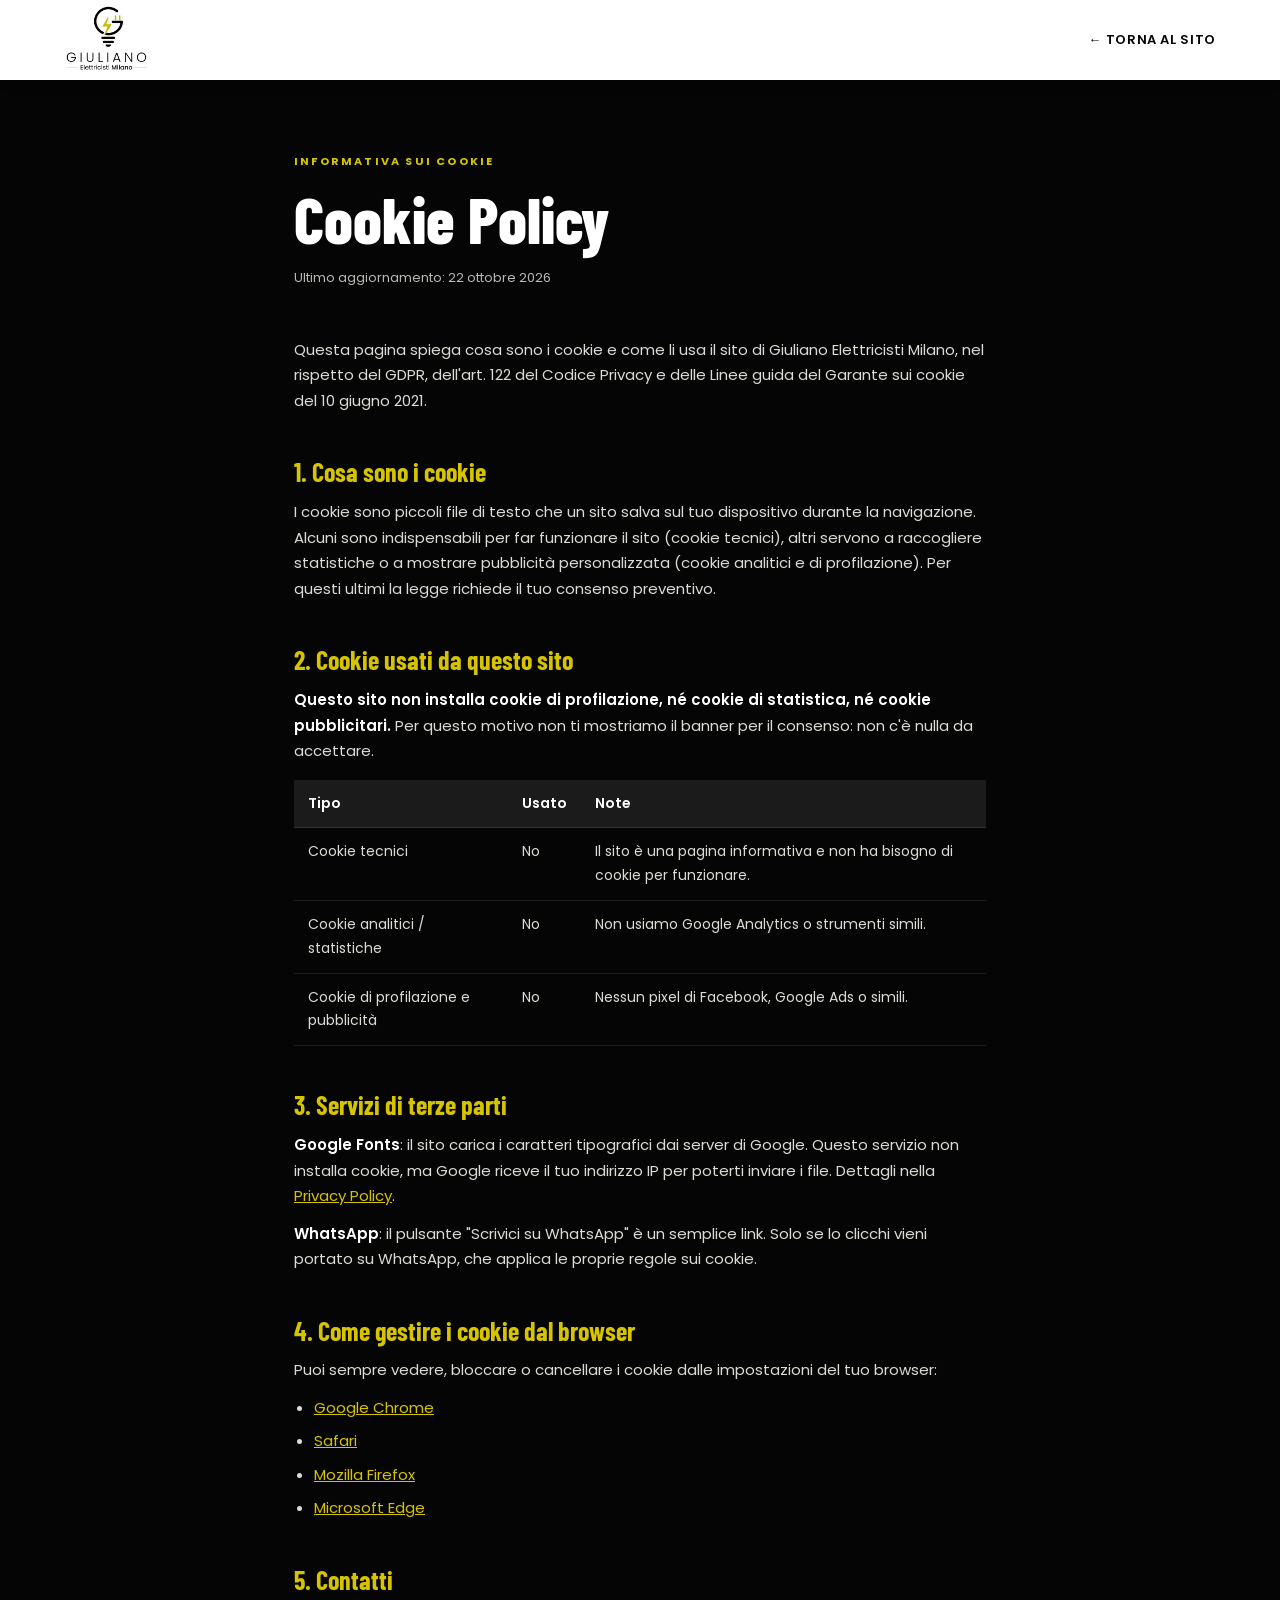
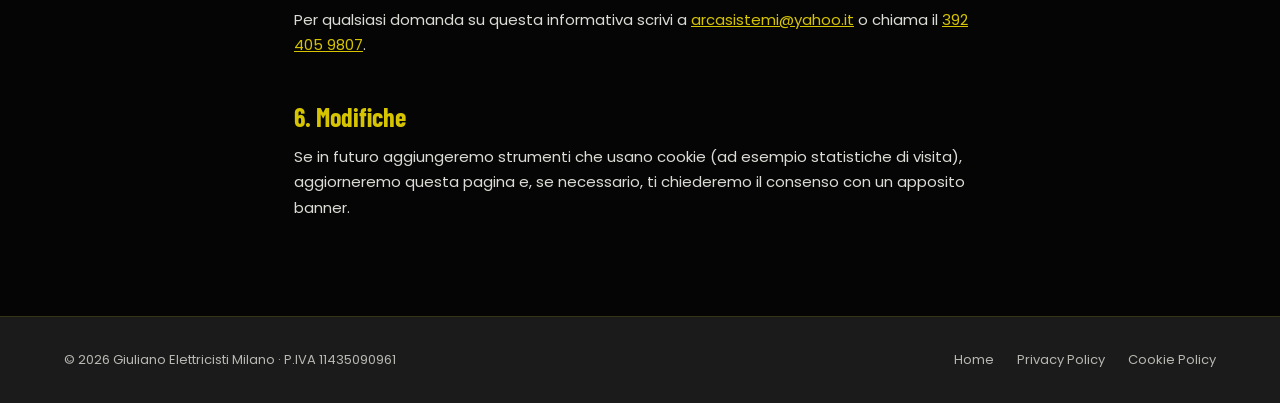
<file: cookie-policy.html>
<!DOCTYPE html>
<html lang="it">
<head>
<meta charset="UTF-8">
<meta name="viewport" content="width=device-width, initial-scale=1.0">
<title>Cookie Policy | Giuliano Elettricisti Milano</title>
<meta name="description" content="Informativa sui cookie del sito Giuliano Elettricisti Milano: il sito non usa cookie di profilazione né di statistica.">
<meta name="robots" content="noindex, follow">
<link rel="canonical" href="https://www.giulianoelettricisti.it/cookie-policy.html">
<link rel="icon" type="image/png" href="logo-nav.png">
<link rel="preconnect" href="https://fonts.googleapis.com">
<link rel="preconnect" href="https://fonts.gstatic.com" crossorigin>
<link href="https://fonts.googleapis.com/css2?family=Poppins:wght@400;600;700&family=Barlow+Condensed:wght@700;800&display=swap" rel="stylesheet">
<link rel="stylesheet" href="legal.css">
</head>
<body>

<nav>
  <a href="./" class="nav-logo">
    <img src="logo-nav.png" alt="Giuliano Elettricisti Milano" width="85" height="68">
  </a>
  <a href="./" class="nav-back">← Torna al sito</a>
</nav>

<main>
  <div class="legal-label">Informativa sui cookie</div>
  <h1>Cookie Policy</h1>
  <p class="legal-updated">Ultimo aggiornamento: 22 ottobre 2026</p>

  <p>Questa pagina spiega cosa sono i cookie e come li usa il sito di Giuliano Elettricisti Milano, nel rispetto del GDPR, dell'art. 122 del Codice Privacy e delle Linee guida del Garante sui cookie del 10 giugno 2021.</p>

  <h2>1. Cosa sono i cookie</h2>
  <p>I cookie sono piccoli file di testo che un sito salva sul tuo dispositivo durante la navigazione. Alcuni sono indispensabili per far funzionare il sito (cookie tecnici), altri servono a raccogliere statistiche o a mostrare pubblicità personalizzata (cookie analitici e di profilazione). Per questi ultimi la legge richiede il tuo consenso preventivo.</p>

  <h2>2. Cookie usati da questo sito</h2>
  <p><strong>Questo sito non installa cookie di profilazione, né cookie di statistica, né cookie pubblicitari.</strong> Per questo motivo non ti mostriamo il banner per il consenso: non c'è nulla da accettare.</p>
  <div class="table-wrap">
    <table>
      <thead>
        <tr><th>Tipo</th><th>Usato</th><th>Note</th></tr>
      </thead>
      <tbody>
        <tr><td>Cookie tecnici</td><td>No</td><td>Il sito è una pagina informativa e non ha bisogno di cookie per funzionare.</td></tr>
        <tr><td>Cookie analitici / statistiche</td><td>No</td><td>Non usiamo Google Analytics o strumenti simili.</td></tr>
        <tr><td>Cookie di profilazione e pubblicità</td><td>No</td><td>Nessun pixel di Facebook, Google Ads o simili.</td></tr>
      </tbody>
    </table>
  </div>

  <h2>3. Servizi di terze parti</h2>
  <p><strong>Google Fonts</strong>: il sito carica i caratteri tipografici dai server di Google. Questo servizio non installa cookie, ma Google riceve il tuo indirizzo IP per poterti inviare i file. Dettagli nella <a href="privacy-policy.html">Privacy Policy</a>.</p>
  <p><strong>WhatsApp</strong>: il pulsante "Scrivici su WhatsApp" è un semplice link. Solo se lo clicchi vieni portato su WhatsApp, che applica le proprie regole sui cookie.</p>

  <h2>4. Come gestire i cookie dal browser</h2>
  <p>Puoi sempre vedere, bloccare o cancellare i cookie dalle impostazioni del tuo browser:</p>
  <ul>
    <li><a href="https://support.google.com/chrome/answer/95647" target="_blank" rel="noopener">Google Chrome</a></li>
    <li><a href="https://support.apple.com/it-it/guide/safari/sfri11471/mac" target="_blank" rel="noopener">Safari</a></li>
    <li><a href="https://support.mozilla.org/it/kb/protezione-antitracciamento-avanzata-firefox-desktop" target="_blank" rel="noopener">Mozilla Firefox</a></li>
    <li><a href="https://support.microsoft.com/it-it/microsoft-edge/eliminare-i-cookie-in-microsoft-edge-63947406-40ac-c3b8-57b9-2a946a29ae09" target="_blank" rel="noopener">Microsoft Edge</a></li>
  </ul>

  <h2>5. Contatti</h2>
  <p>Per qualsiasi domanda su questa informativa scrivi a <a href="mailto:arcasistemi@yahoo.it">arcasistemi@yahoo.it</a> o chiama il <a href="tel:+393924059807">392 405 9807</a>.</p>

  <h2>6. Modifiche</h2>
  <p>Se in futuro aggiungeremo strumenti che usano cookie (ad esempio statistiche di visita), aggiorneremo questa pagina e, se necessario, ti chiederemo il consenso con un apposito banner.</p>
</main>

<footer>
  <span>© 2026 Giuliano Elettricisti Milano · P.IVA 11435090961</span>
  <span>
    <a href="./">Home</a>
    <a href="privacy-policy.html">Privacy Policy</a>
    <a href="cookie-policy.html">Cookie Policy</a>
  </span>
</footer>

</body>
</html>
</file>
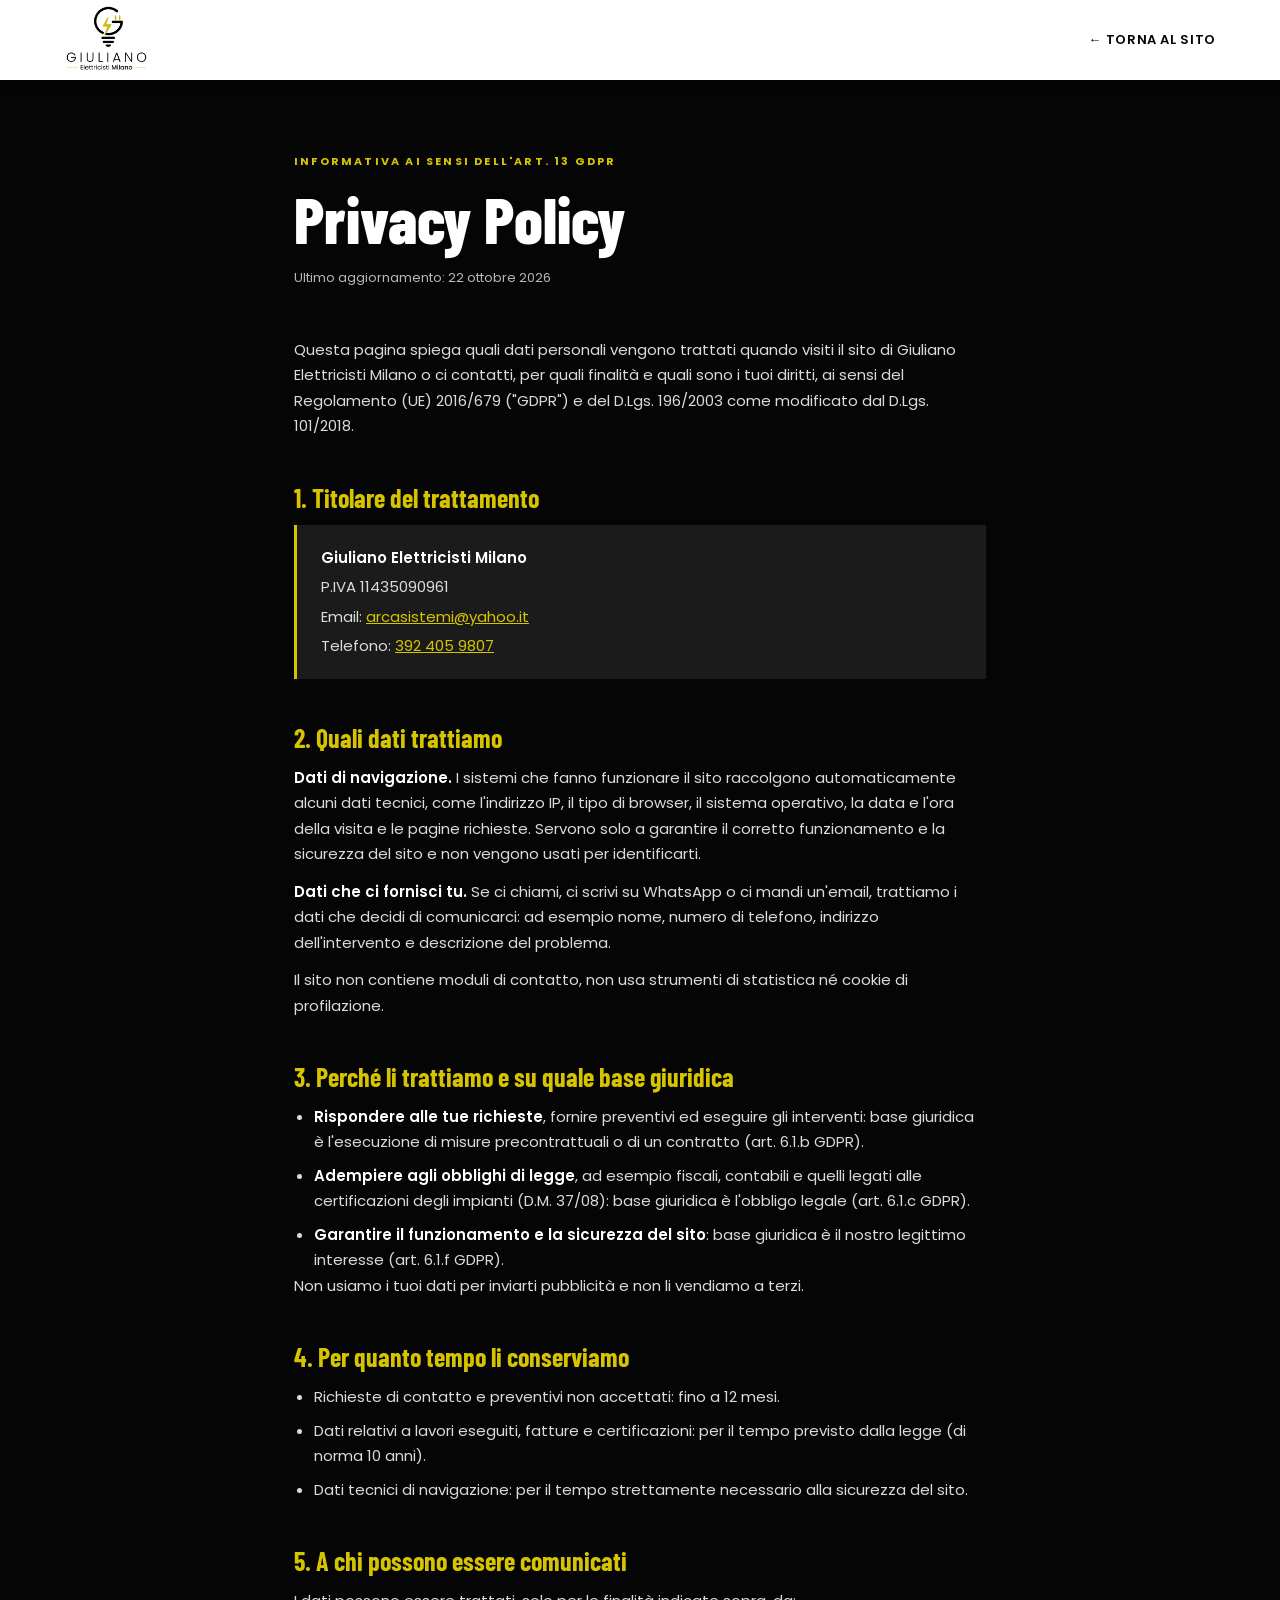
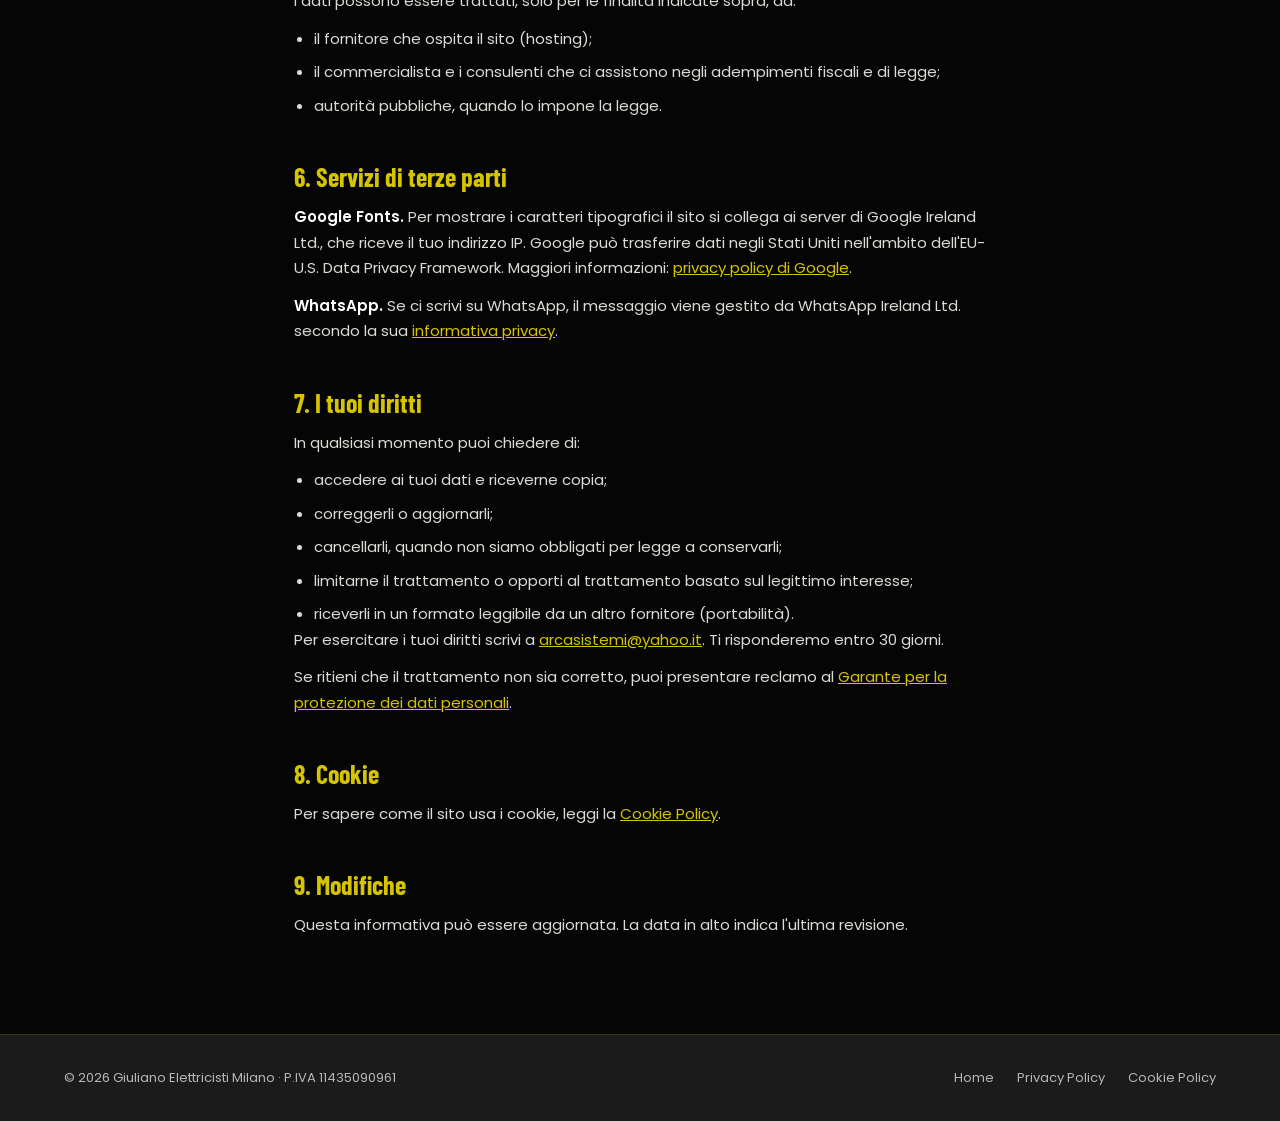
<file: privacy-policy.html>
<!DOCTYPE html>
<html lang="it">
<head>
<meta charset="UTF-8">
<meta name="viewport" content="width=device-width, initial-scale=1.0">
<title>Privacy Policy | Giuliano Elettricisti Milano</title>
<meta name="description" content="Informativa sul trattamento dei dati personali del sito Giuliano Elettricisti Milano, ai sensi del Regolamento UE 2016/679 (GDPR).">
<meta name="robots" content="noindex, follow">
<link rel="canonical" href="https://www.giulianoelettricisti.it/privacy-policy.html">
<link rel="icon" type="image/png" href="logo-nav.png">
<link rel="preconnect" href="https://fonts.googleapis.com">
<link rel="preconnect" href="https://fonts.gstatic.com" crossorigin>
<link href="https://fonts.googleapis.com/css2?family=Poppins:wght@400;600;700&family=Barlow+Condensed:wght@700;800&display=swap" rel="stylesheet">
<link rel="stylesheet" href="legal.css">
</head>
<body>

<nav>
  <a href="./" class="nav-logo">
    <img src="logo-nav.png" alt="Giuliano Elettricisti Milano" width="85" height="68">
  </a>
  <a href="./" class="nav-back">← Torna al sito</a>
</nav>

<main>
  <div class="legal-label">Informativa ai sensi dell'art. 13 GDPR</div>
  <h1>Privacy Policy</h1>
  <p class="legal-updated">Ultimo aggiornamento: 22 ottobre 2026</p>

  <p>Questa pagina spiega quali dati personali vengono trattati quando visiti il sito di Giuliano Elettricisti Milano o ci contatti, per quali finalità e quali sono i tuoi diritti, ai sensi del Regolamento (UE) 2016/679 ("GDPR") e del D.Lgs. 196/2003 come modificato dal D.Lgs. 101/2018.</p>

  <h2>1. Titolare del trattamento</h2>
  <div class="legal-box">
    <p><strong>Giuliano Elettricisti Milano</strong></p>
    <p>P.IVA 11435090961</p>
    <p>Email: <a href="mailto:arcasistemi@yahoo.it">arcasistemi@yahoo.it</a></p>
    <p>Telefono: <a href="tel:+393924059807">392 405 9807</a></p>
  </div>

  <h2>2. Quali dati trattiamo</h2>
  <p><strong>Dati di navigazione.</strong> I sistemi che fanno funzionare il sito raccolgono automaticamente alcuni dati tecnici, come l'indirizzo IP, il tipo di browser, il sistema operativo, la data e l'ora della visita e le pagine richieste. Servono solo a garantire il corretto funzionamento e la sicurezza del sito e non vengono usati per identificarti.</p>
  <p><strong>Dati che ci fornisci tu.</strong> Se ci chiami, ci scrivi su WhatsApp o ci mandi un'email, trattiamo i dati che decidi di comunicarci: ad esempio nome, numero di telefono, indirizzo dell'intervento e descrizione del problema.</p>
  <p>Il sito non contiene moduli di contatto, non usa strumenti di statistica né cookie di profilazione.</p>

  <h2>3. Perché li trattiamo e su quale base giuridica</h2>
  <ul>
    <li><strong>Rispondere alle tue richieste</strong>, fornire preventivi ed eseguire gli interventi: base giuridica è l'esecuzione di misure precontrattuali o di un contratto (art. 6.1.b GDPR).</li>
    <li><strong>Adempiere agli obblighi di legge</strong>, ad esempio fiscali, contabili e quelli legati alle certificazioni degli impianti (D.M. 37/08): base giuridica è l'obbligo legale (art. 6.1.c GDPR).</li>
    <li><strong>Garantire il funzionamento e la sicurezza del sito</strong>: base giuridica è il nostro legittimo interesse (art. 6.1.f GDPR).</li>
  </ul>
  <p>Non usiamo i tuoi dati per inviarti pubblicità e non li vendiamo a terzi.</p>

  <h2>4. Per quanto tempo li conserviamo</h2>
  <ul>
    <li>Richieste di contatto e preventivi non accettati: fino a 12 mesi.</li>
    <li>Dati relativi a lavori eseguiti, fatture e certificazioni: per il tempo previsto dalla legge (di norma 10 anni).</li>
    <li>Dati tecnici di navigazione: per il tempo strettamente necessario alla sicurezza del sito.</li>
  </ul>

  <h2>5. A chi possono essere comunicati</h2>
  <p>I dati possono essere trattati, solo per le finalità indicate sopra, da:</p>
  <ul>
    <li>il fornitore che ospita il sito (hosting);</li>
    <li>il commercialista e i consulenti che ci assistono negli adempimenti fiscali e di legge;</li>
    <li>autorità pubbliche, quando lo impone la legge.</li>
  </ul>

  <h2>6. Servizi di terze parti</h2>
  <p><strong>Google Fonts.</strong> Per mostrare i caratteri tipografici il sito si collega ai server di Google Ireland Ltd., che riceve il tuo indirizzo IP. Google può trasferire dati negli Stati Uniti nell'ambito dell'EU-U.S. Data Privacy Framework. Maggiori informazioni: <a href="https://policies.google.com/privacy" target="_blank" rel="noopener">privacy policy di Google</a>.</p>
  <p><strong>WhatsApp.</strong> Se ci scrivi su WhatsApp, il messaggio viene gestito da WhatsApp Ireland Ltd. secondo la sua <a href="https://www.whatsapp.com/legal/privacy-policy-eea" target="_blank" rel="noopener">informativa privacy</a>.</p>

  <h2>7. I tuoi diritti</h2>
  <p>In qualsiasi momento puoi chiedere di:</p>
  <ul>
    <li>accedere ai tuoi dati e riceverne copia;</li>
    <li>correggerli o aggiornarli;</li>
    <li>cancellarli, quando non siamo obbligati per legge a conservarli;</li>
    <li>limitarne il trattamento o opporti al trattamento basato sul legittimo interesse;</li>
    <li>riceverli in un formato leggibile da un altro fornitore (portabilità).</li>
  </ul>
  <p>Per esercitare i tuoi diritti scrivi a <a href="mailto:arcasistemi@yahoo.it">arcasistemi@yahoo.it</a>. Ti risponderemo entro 30 giorni.</p>
  <p>Se ritieni che il trattamento non sia corretto, puoi presentare reclamo al <a href="https://www.garanteprivacy.it" target="_blank" rel="noopener">Garante per la protezione dei dati personali</a>.</p>

  <h2>8. Cookie</h2>
  <p>Per sapere come il sito usa i cookie, leggi la <a href="cookie-policy.html">Cookie Policy</a>.</p>

  <h2>9. Modifiche</h2>
  <p>Questa informativa può essere aggiornata. La data in alto indica l'ultima revisione.</p>
</main>

<footer>
  <span>© 2026 Giuliano Elettricisti Milano · P.IVA 11435090961</span>
  <span>
    <a href="./">Home</a>
    <a href="privacy-policy.html">Privacy Policy</a>
    <a href="cookie-policy.html">Cookie Policy</a>
  </span>
</footer>

</body>
</html>
</file>
<file: legal.css>
:root {
  --black: #050505;
  --graphite: #1B1B1B;
  --yellow: #D6C400;
  --gray: #B8B8B3;
  --white: #ffffff;
}

*, *::before, *::after { box-sizing: border-box; margin: 0; padding: 0; }

body {
  font-family: 'Poppins', sans-serif;
  background: var(--black);
  color: var(--white);
  line-height: 1.7;
}

/* NAV */
nav {
  position: sticky;
  top: 0;
  z-index: 100;
  height: 80px;
  padding: 0 5%;
  display: flex;
  align-items: center;
  justify-content: space-between;
  background: #ffffff;
  box-shadow: 0 2px 16px rgba(0,0,0,0.07);
}
.nav-logo img { height: 68px; width: auto; display: block; }
.nav-back {
  color: var(--black);
  font-size: 13px;
  font-weight: 600;
  letter-spacing: 0.05em;
  text-transform: uppercase;
  text-decoration: none;
}
.nav-back:hover { color: var(--yellow); }

/* CONTENT */
main {
  max-width: 820px;
  margin: 0 auto;
  padding: 72px 5% 96px;
}
.legal-label {
  color: var(--yellow);
  font-size: 11px;
  font-weight: 700;
  letter-spacing: 0.2em;
  text-transform: uppercase;
  margin-bottom: 16px;
}
h1 {
  font-family: 'Barlow Condensed', sans-serif;
  font-size: clamp(40px, 7vw, 64px);
  font-weight: 800;
  line-height: 1;
  margin-bottom: 16px;
}
.legal-updated { color: var(--gray); font-size: 13px; margin-bottom: 48px; }
h2 {
  font-family: 'Barlow Condensed', sans-serif;
  font-size: 26px;
  font-weight: 700;
  line-height: 1.15;
  color: var(--yellow);
  margin: 44px 0 12px;
}
p, li { color: #dcdcd6; font-size: 15px; }
p + p { margin-top: 12px; }
ul { padding-left: 20px; margin-top: 12px; }
li + li { margin-top: 8px; }
strong { color: var(--white); font-weight: 600; }
main a { color: var(--yellow); }

.legal-box {
  background: var(--graphite);
  border-left: 3px solid var(--yellow);
  padding: 20px 24px;
  margin-top: 12px;
}
.legal-box p { margin: 0; }
.legal-box p + p { margin-top: 4px; }

.table-wrap { overflow-x: auto; margin-top: 16px; }
table { width: 100%; border-collapse: collapse; font-size: 14px; }
th, td { text-align: left; padding: 12px 14px; border-bottom: 1px solid rgba(255,255,255,0.1); vertical-align: top; }
th { color: var(--white); font-weight: 600; background: var(--graphite); }
td { color: #dcdcd6; }

/* FOOTER */
footer {
  background: var(--graphite);
  border-top: 1px solid rgba(214,196,0,0.15);
  padding: 32px 5%;
  display: flex;
  flex-wrap: wrap;
  gap: 12px 24px;
  justify-content: space-between;
  font-size: 13px;
  color: var(--gray);
}
footer a { color: var(--gray); text-decoration: none; margin-left: 20px; }
footer a:first-child { margin-left: 0; }
footer a:hover { color: var(--yellow); }

@media (max-width: 768px) {
  nav { height: 68px; }
  .nav-logo img { height: 54px; }
  main { padding: 48px 5% 72px; }
  th, td { padding: 10px 8px; font-size: 13px; }
  footer { flex-direction: column; }
}
</file>
